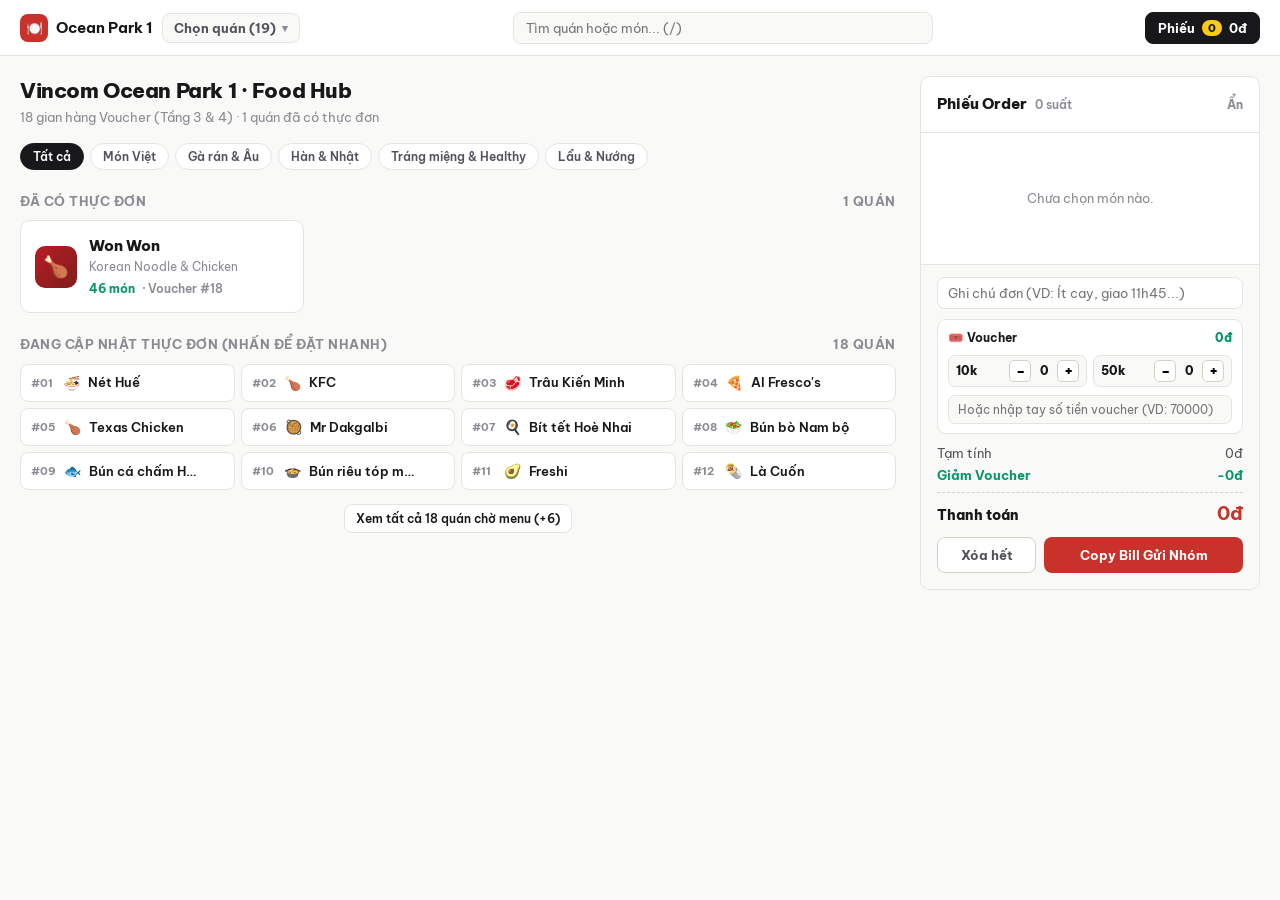
<file: index.html>
<!DOCTYPE html>
<html lang="vi">
<head>
  <meta charset="UTF-8" />
  <meta name="viewport" content="width=device-width, initial-scale=1.0" />
  <title>Ocean Park 1 · Food Hub</title>
  <meta name="description" content="Danh bạ thực đơn &amp; đặt món nhóm tại Vincom Mega Mall Ocean Park 1." />
  <link rel="preconnect" href="https://fonts.googleapis.com" />
  <link rel="preconnect" href="https://fonts.gstatic.com" crossorigin />
  <link href="https://fonts.googleapis.com/css2?family=Be+Vietnam+Pro:wght@400;500;600;700;800&display=swap" rel="stylesheet" />
  <link rel="stylesheet" href="./styles.css" />
</head>
<body>
  <!-- ==================== MINIMAL TOPBAR ==================== -->
  <header class="topbar">
    <div class="topbar-inner">
      <div class="topbar-left">
        <button class="brand-btn" id="brandHomeBtn" title="Về trang chủ">
          <span class="brand-dot" aria-hidden="true">🍽️</span>
          <strong>Ocean Park 1</strong>
        </button>

        <button class="switcher-trigger" id="switcherTriggerBtn" title="Chọn nhanh quán (Ctrl+K)">
          <span id="switcherLabel">Chọn quán</span>
          <span class="chevron">▾</span>
        </button>
      </div>

      <div class="search-wrap">
        <input
          type="text"
          id="globalSearchInput"
          class="search-input"
          placeholder="Tìm quán hoặc món... (/)"
          autocomplete="off"
        />
        <button class="clear-x" id="globalSearchClear" aria-label="Xóa tìm kiếm">✕</button>
      </div>

      <button class="cart-btn" id="openCartBtn">
        <span>Phiếu</span>
        <span class="cart-badge" id="topCartCount">0</span>
        <span class="cart-btn-total" id="topCartTotal">0đ</span>
      </button>
    </div>
  </header>

  <!-- ==================== WORKSPACE: MAIN + STICKY ORDER PANEL ==================== -->
  <div class="workspace" id="workspace">
    <main class="page" id="mainContent" aria-live="polite"></main>

    <aside class="cart-drawer" id="cartDrawer" aria-label="Phiếu order nhóm">
      <div class="cart-head">
        <div class="cart-head-left">
          <h2>Phiếu Order</h2>
          <span class="muted" id="cartSubMeta">0 suất</span>
        </div>
        <button class="link-btn" id="closeCartBtn" aria-label="Ẩn phiếu">Ẩn</button>
      </div>

      <div class="cart-body" id="cartBody"></div>

      <div class="cart-foot">
        <input
          type="text"
          id="cartNoteInput"
          class="field-input"
          placeholder="Ghi chú đơn (VD: Ít cay, giao 11h45...)"
        />

        <!-- VOUCHER WIDGET: 10k & 50k steppers + manual input -->
        <div class="voucher-box">
          <div class="voucher-head">
            <span>🎟️ Voucher</span>
            <div class="voucher-head-right">
              <span class="voucher-val" id="voucherActiveVal">0đ</span>
              <button class="link-btn" id="resetVoucherBtn" hidden>Xóa</button>
            </div>
          </div>

          <div class="voucher-steppers">
            <div class="v-stepper">
              <span class="v-denom">10k</span>
              <div class="v-ctrl">
                <button type="button" class="v-btn" data-v-denom="10000" data-v-delta="-1" aria-label="Giảm voucher 10k">−</button>
                <span class="v-qty" id="vQty10">0</span>
                <button type="button" class="v-btn" data-v-denom="10000" data-v-delta="1" aria-label="Tăng voucher 10k">+</button>
              </div>
            </div>

            <div class="v-stepper">
              <span class="v-denom">50k</span>
              <div class="v-ctrl">
                <button type="button" class="v-btn" data-v-denom="50000" data-v-delta="-1" aria-label="Giảm voucher 50k">−</button>
                <span class="v-qty" id="vQty50">0</span>
                <button type="button" class="v-btn" data-v-denom="50000" data-v-delta="1" aria-label="Tăng voucher 50k">+</button>
              </div>
            </div>
          </div>

          <input
            type="text"
            inputmode="numeric"
            id="voucherManualInput"
            class="voucher-manual"
            placeholder="Hoặc nhập tay số tiền voucher (VD: 70000)"
            autocomplete="off"
          />
        </div>

        <div class="summary-block">
          <div class="summary-line">
            <span>Tạm tính</span>
            <span id="cartSubtotalPrice">0đ</span>
          </div>
          <div class="summary-line is-discount" id="cartDiscountRow" hidden>
            <span id="cartDiscountLabel">Giảm Voucher</span>
            <span id="cartDiscountDisplay">-0đ</span>
          </div>
          <div class="summary-total">
            <span>Thanh toán</span>
            <strong id="cartTotalPrice">0đ</strong>
          </div>
        </div>

        <div class="cart-actions">
          <button class="btn-outline" id="clearCartBtn">Xóa hết</button>
          <button class="btn-primary" id="copyBillBtn">Copy Bill Gửi Nhóm</button>
        </div>
      </div>
    </aside>
  </div>

  <!-- ==================== FLOATING CART PILL (MOBILE) ==================== -->
  <button class="floating-cart-pill" id="floatingCartPill" hidden>
    <span>🧾 <strong id="fcCount">0</strong> suất · <span id="fcRests">0</span> quán</span>
    <span><strong id="fcTotal">0đ</strong> · Mở phiếu →</span>
  </button>

  <!-- ==================== QUICK RESTAURANT SWITCHER MODAL (FOR 40+ QUÁN) ==================== -->
  <div class="modal-overlay" id="switcherModal" hidden>
    <div class="switcher-dialog" role="dialog" aria-modal="true" aria-label="Chọn nhanh gian hàng">
      <div class="switcher-head">
        <input
          type="text"
          id="switcherSearchInput"
          class="switcher-search"
          placeholder="Gõ tên quán để chuyển nhanh..."
          autocomplete="off"
        />
        <button class="icon-close" id="closeSwitcherBtn" aria-label="Đóng">✕</button>
      </div>
      <div class="switcher-tabs">
        <button class="sw-tab active" data-sw-tab="all">Tất cả</button>
        <button class="sw-tab" data-sw-tab="ready">Đã có menu</button>
        <button class="sw-tab" data-sw-tab="pinned">★ Đã ghim</button>
      </div>
      <div class="switcher-list" id="switcherList"></div>
    </div>
  </div>

  <div class="drawer-backdrop" id="cartBackdrop" hidden></div>

  <div class="toast" id="toast" role="status" aria-live="polite"></div>

  <script src="./data/restaurants.js"></script>
  <script src="./app.js"></script>
</body>
</html>
</file>
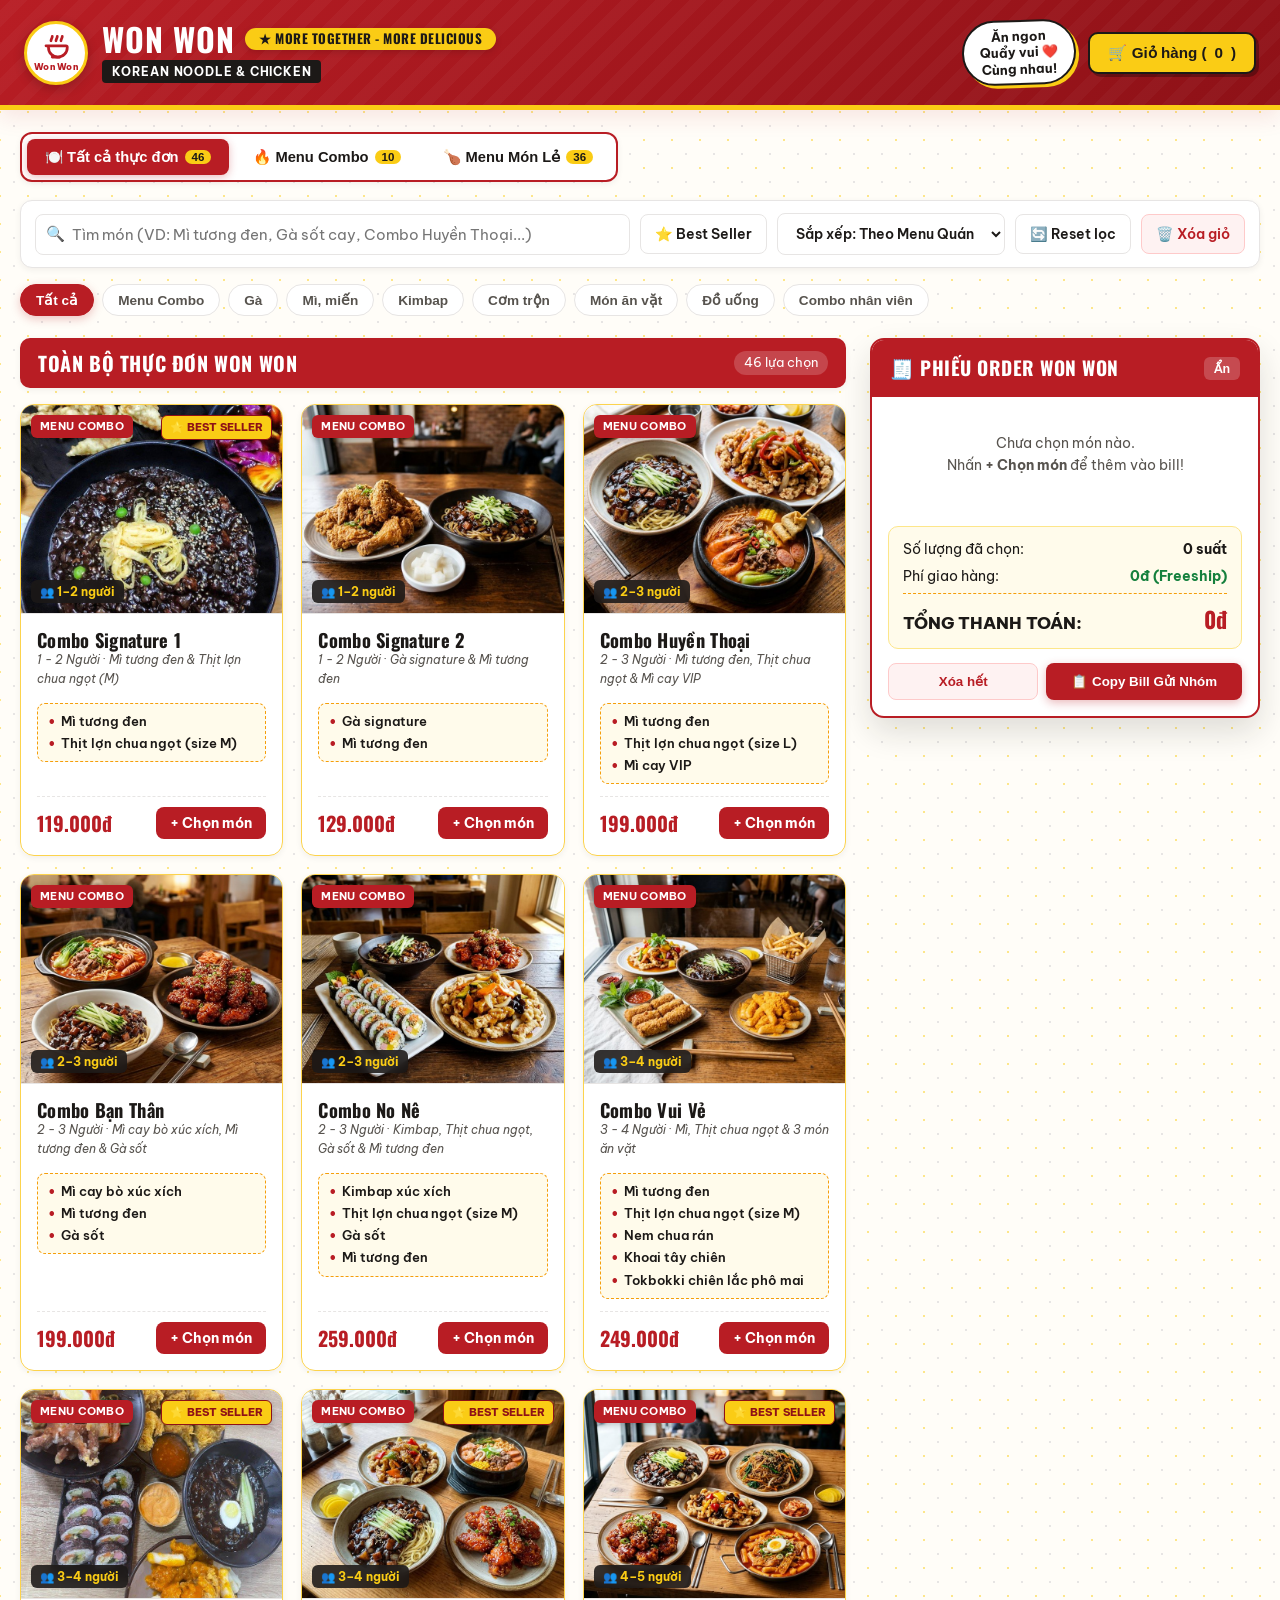
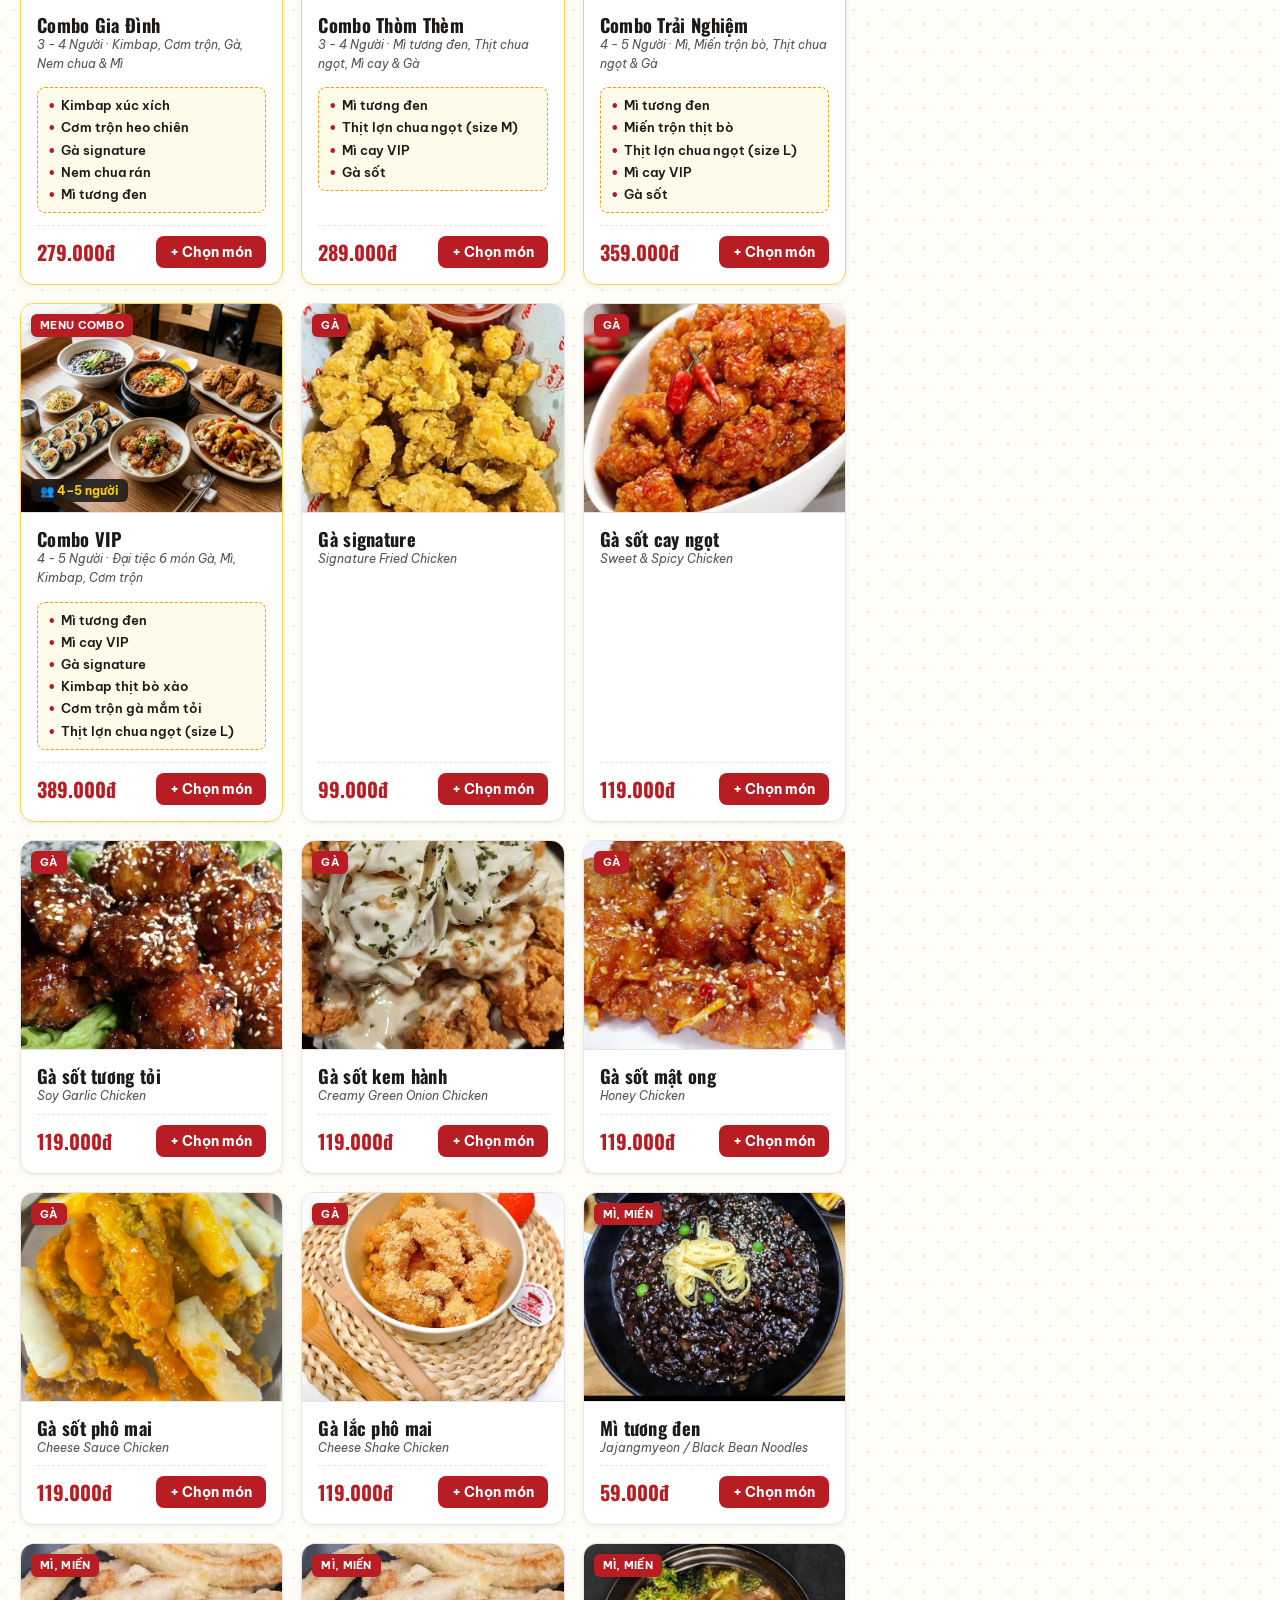
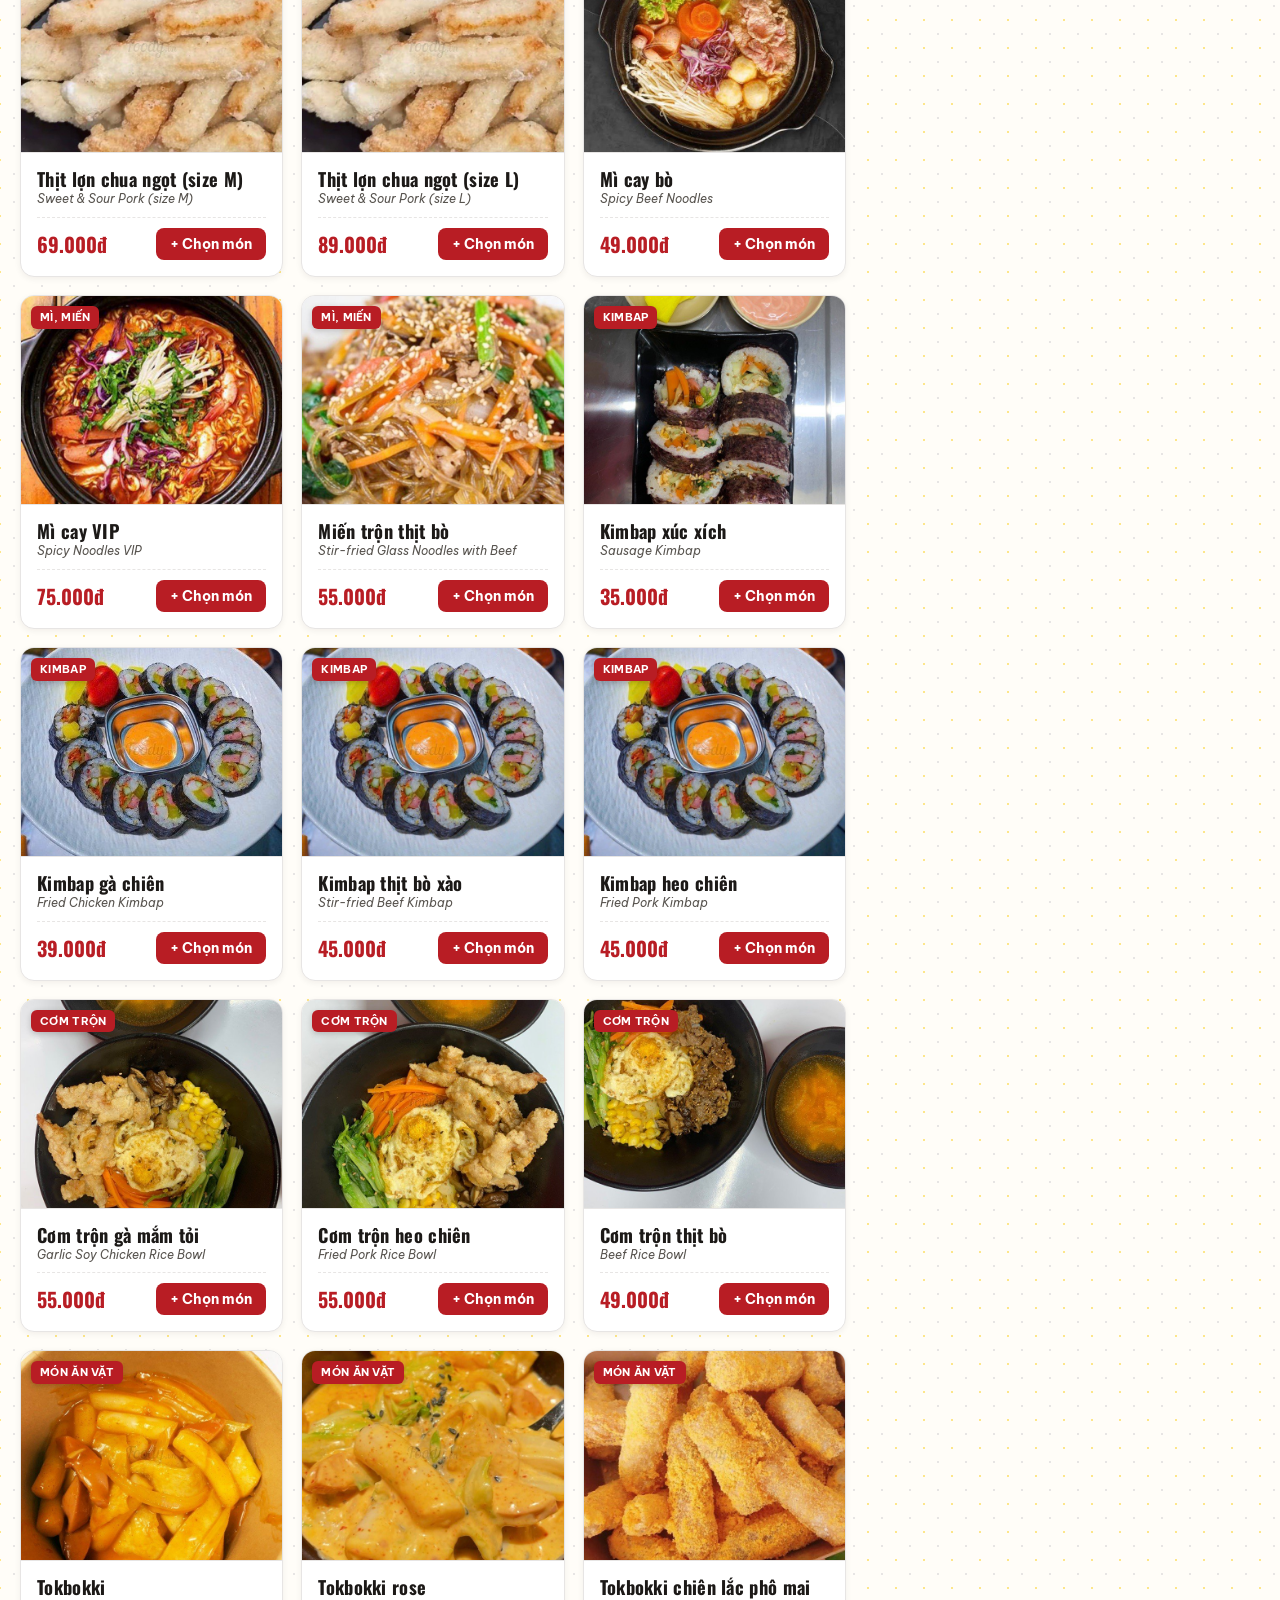
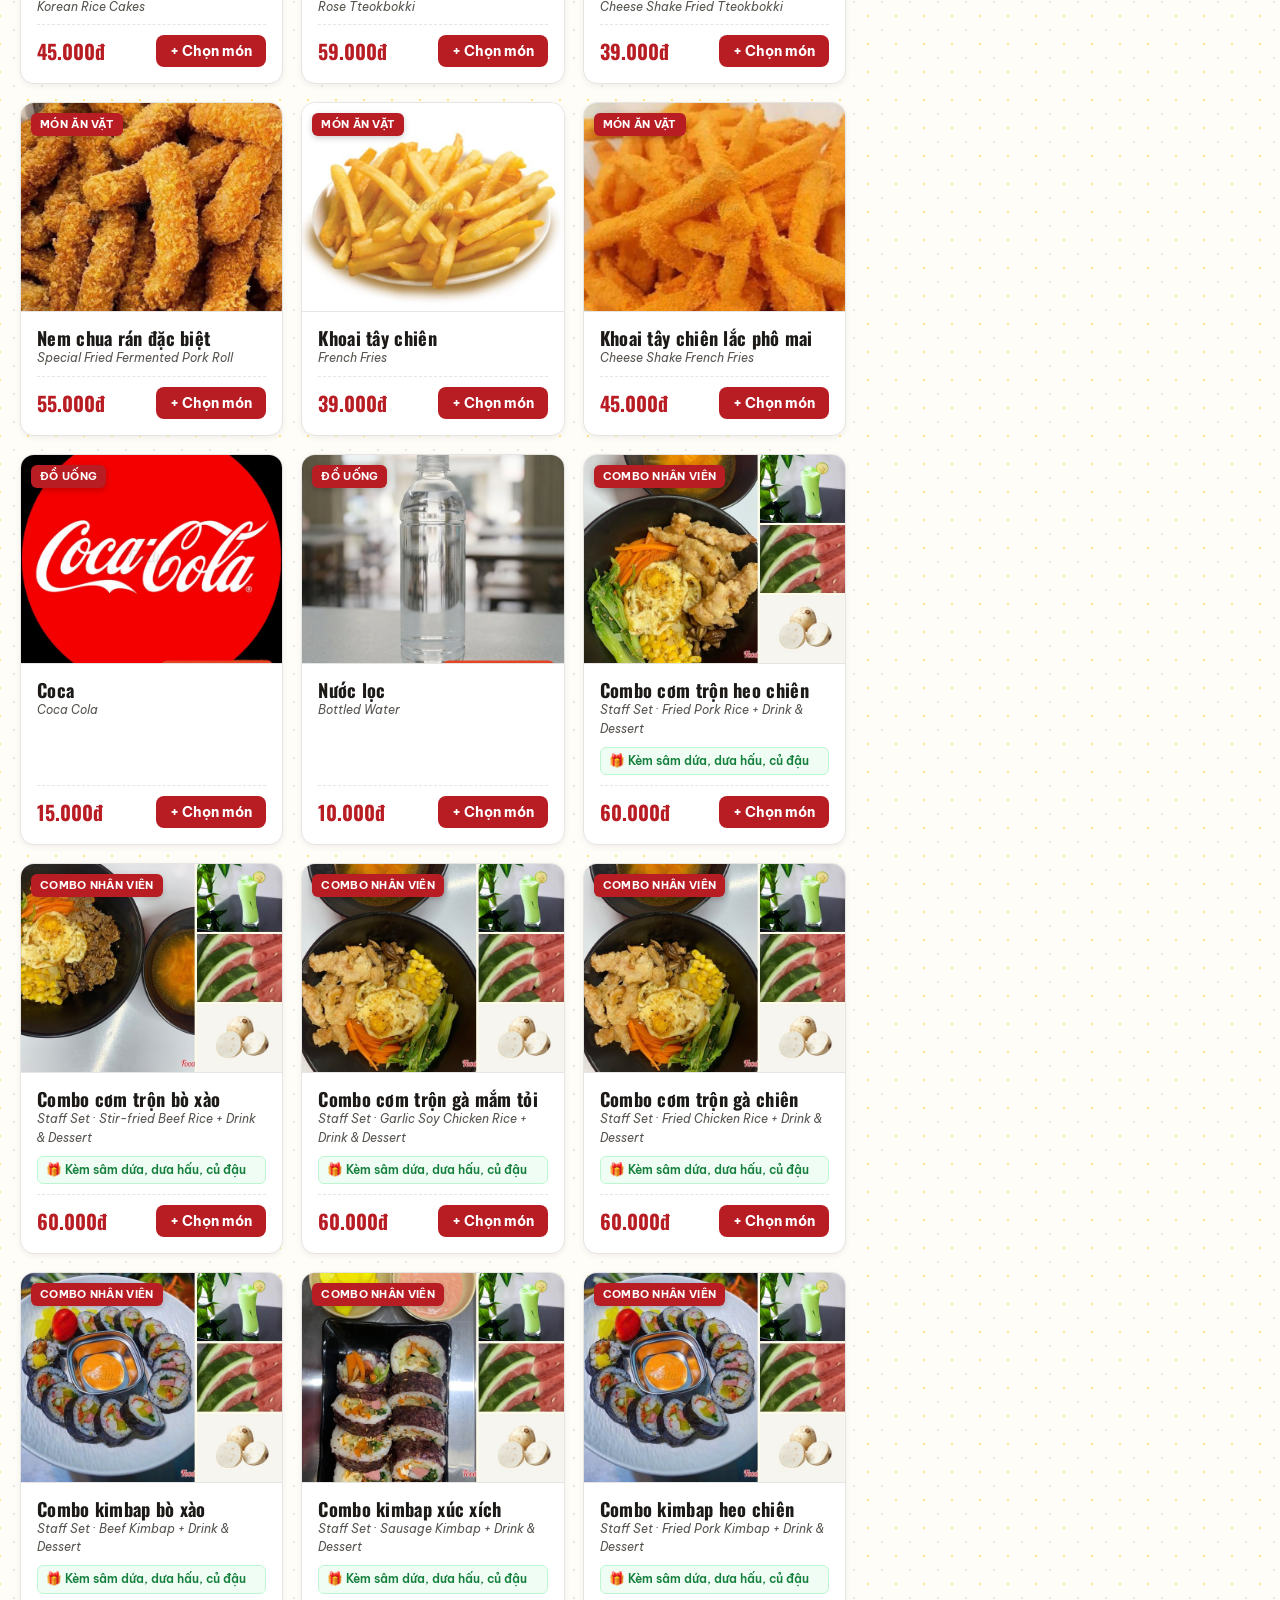
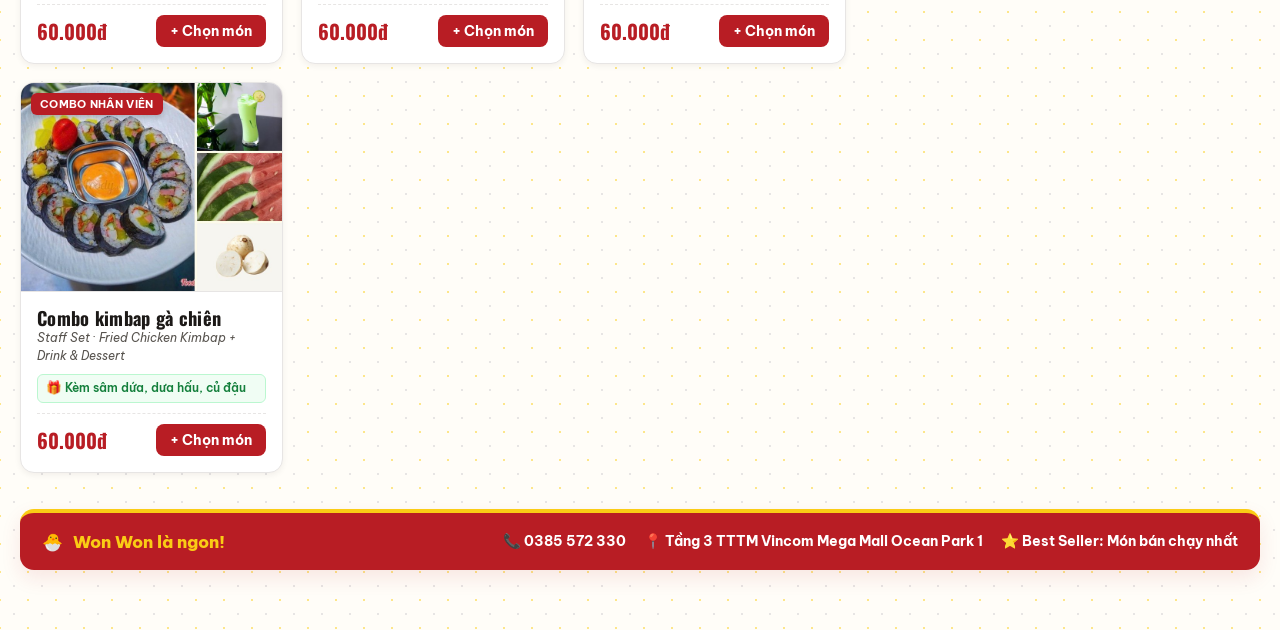
<file: won-won-official-menu-v2.html>
<!DOCTYPE html>
<html lang="vi">
<head>
  <meta charset="UTF-8" />
  <meta name="viewport" content="width=device-width, initial-scale=1.0" />
  <title>WON WON · Korean Noodle & Chicken — Menu Chính Thức & Đặt Món</title>
  <link rel="preconnect" href="https://fonts.googleapis.com">
  <link rel="preconnect" href="https://fonts.gstatic.com" crossorigin>
  <link href="https://fonts.googleapis.com/css2?family=Be+Vietnam+Pro:ital,wght@0,400;0,500;0,600;0,700;0,800;1,600&family=Oswald:wght@600;700&display=swap" rel="stylesheet">
  <style>
    :root {
      --red: #B81D24;
      --red-dark: #8E1117;
      --red-light: #FEE2E2;
      --yellow: #FACC15;
      --yellow-dark: #EAB308;
      --cream: #FFFDF8;
      --paper: #FFFFFF;
      --ink: #1C1917;
      --muted: #57534E;
      --border: #E7E5E4;
      --green: #15803D;
      --shadow-sm: 0 2px 6px rgba(28, 25, 23, 0.06);
      --shadow-md: 0 8px 20px rgba(184, 29, 36, 0.10);
      --shadow-lg: 0 14px 32px rgba(28, 25, 23, 0.14);
    }

    * { box-sizing: border-box; margin: 0; padding: 0; }

    body {
      font-family: 'Be Vietnam Pro', -apple-system, BlinkMacSystemFont, sans-serif;
      background-color: var(--cream);
      background-image:
        radial-gradient(#E7E5E4 1px, transparent 1px),
        radial-gradient(#FDE68A 1px, var(--cream) 1px);
      background-size: 28px 28px;
      background-position: 0 0, 14px 14px;
      color: var(--ink);
      line-height: 1.5;
      padding-bottom: 60px;
    }

    /* TOP BRAND BANNER */
    .brand-hero {
      background: linear-gradient(135deg, var(--red) 0%, var(--red-dark) 100%);
      color: #fff;
      border-bottom: 5px solid var(--yellow);
      box-shadow: var(--shadow-md);
      position: relative;
      overflow: hidden;
    }

    .brand-hero::before {
      content: "";
      position: absolute;
      inset: 0;
      background: repeating-linear-gradient(
        -45deg,
        rgba(255,255,255,0.03),
        rgba(255,255,255,0.03) 12px,
        transparent 12px,
        transparent 24px
      );
      pointer-events: none;
    }

    .hero-inner {
      max-width: 1280px;
      margin: 0 auto;
      padding: 20px 24px;
      display: flex;
      flex-wrap: wrap;
      align-items: center;
      justify-content: space-between;
      gap: 16px;
      position: relative;
      z-index: 1;
    }

    .logo-block {
      display: flex;
      align-items: center;
      gap: 14px;
    }

    .logo-circle {
      width: 64px;
      height: 64px;
      border-radius: 50%;
      background: #fff;
      border: 3px solid var(--yellow);
      display: flex;
      flex-direction: column;
      align-items: center;
      justify-content: center;
      color: var(--red);
      box-shadow: 0 4px 12px rgba(0,0,0,0.2);
      flex-shrink: 0;
    }

    .logo-circle svg {
      width: 30px;
      height: 30px;
    }

    .logo-circle span {
      font-size: 9px;
      font-weight: 800;
      letter-spacing: 0.3px;
      margin-top: -2px;
    }

    .brand-titles h1 {
      font-family: 'Oswald', sans-serif;
      font-size: 2rem;
      line-height: 1.05;
      letter-spacing: 1px;
      text-transform: uppercase;
      display: flex;
      align-items: center;
      gap: 10px;
      flex-wrap: wrap;
    }

    .brand-sub-pill {
      background: var(--ink);
      color: #fff;
      font-family: 'Be Vietnam Pro', sans-serif;
      font-size: 0.72rem;
      font-weight: 700;
      padding: 3px 10px;
      border-radius: 4px;
      letter-spacing: 0.8px;
      display: inline-block;
      margin-top: 4px;
    }

    .slogan-ribbon {
      background: var(--yellow);
      color: var(--ink);
      font-weight: 800;
      font-size: 0.82rem;
      padding: 4px 14px;
      border-radius: 20px;
      text-transform: uppercase;
      letter-spacing: 0.5px;
      display: inline-flex;
      align-items: center;
      gap: 6px;
      box-shadow: 0 2px 6px rgba(0,0,0,0.15);
    }

    .hero-right {
      display: flex;
      align-items: center;
      gap: 12px;
      flex-wrap: wrap;
    }

    .fun-bubble {
      background: #fff;
      color: var(--ink);
      border: 2px solid var(--ink);
      border-radius: 50px;
      padding: 6px 16px;
      font-size: 0.82rem;
      font-weight: 700;
      transform: rotate(-2deg);
      box-shadow: 3px 3px 0 var(--yellow);
      text-align: center;
      line-height: 1.25;
    }

    .cart-toggle-hero {
      background: var(--yellow);
      color: var(--ink);
      border: 2px solid var(--ink);
      padding: 10px 18px;
      border-radius: 10px;
      font-weight: 800;
      font-size: 0.95rem;
      cursor: pointer;
      display: flex;
      align-items: center;
      gap: 8px;
      box-shadow: 3px 3px 0 rgba(0,0,0,0.3);
      transition: transform 0.12s;
    }
    .cart-toggle-hero:hover {
      transform: translateY(-2px);
      background: #fde047;
    }

    /* MAIN SHELL */
    .container {
      max-width: 1280px;
      margin: 22px auto 0;
      padding: 0 20px;
    }

    /* MODE SWITCHER TABS */
    .menu-mode-bar {
      display: flex;
      flex-wrap: wrap;
      justify-content: space-between;
      align-items: center;
      gap: 12px;
      margin-bottom: 18px;
    }

    .mode-tabs {
      display: inline-flex;
      background: #fff;
      padding: 5px;
      border-radius: 12px;
      border: 2px solid var(--red);
      box-shadow: var(--shadow-sm);
      gap: 6px;
      flex-wrap: wrap;
    }

    .mode-tab {
      padding: 9px 18px;
      border-radius: 8px;
      border: none;
      background: transparent;
      font-weight: 800;
      font-size: 0.92rem;
      color: var(--ink);
      cursor: pointer;
      transition: all 0.15s;
      display: flex;
      align-items: center;
      gap: 6px;
    }
    .mode-tab:hover {
      background: var(--red-light);
      color: var(--red);
    }
    .mode-tab.active {
      background: var(--red);
      color: #fff;
      box-shadow: 0 2px 8px rgba(184, 29, 36, 0.3);
    }

    .badge-count {
      background: var(--yellow);
      color: var(--ink);
      font-size: 0.72rem;
      font-weight: 800;
      padding: 1px 7px;
      border-radius: 10px;
    }

    /* TOOLBAR */
    .toolbar {
      background: #fff;
      border: 1px solid var(--border);
      border-radius: 12px;
      padding: 12px 14px;
      display: flex;
      flex-wrap: wrap;
      gap: 10px;
      align-items: center;
      margin-bottom: 16px;
      box-shadow: var(--shadow-sm);
    }

    .search-wrap {
      flex: 1;
      min-width: 220px;
      position: relative;
    }

    .search-box {
      width: 100%;
      padding: 10px 14px 10px 36px;
      border: 1.5px solid var(--border);
      border-radius: 8px;
      font-size: 0.92rem;
      font-family: inherit;
      outline: none;
      transition: border-color 0.15s;
    }
    .search-box:focus { border-color: var(--red); }

    .search-icon {
      position: absolute;
      left: 11px;
      top: 50%;
      transform: translateY(-50%);
      color: var(--muted);
      font-size: 0.95rem;
    }

    .tool-select, .tool-btn {
      padding: 10px 14px;
      border-radius: 8px;
      border: 1.5px solid var(--border);
      background: #fff;
      font-family: inherit;
      font-size: 0.88rem;
      font-weight: 600;
      color: var(--ink);
      cursor: pointer;
      transition: all 0.15s;
    }
    .tool-select:hover, .tool-btn:hover {
      border-color: var(--red);
      color: var(--red);
    }

    .tool-btn-danger {
      background: #FEF2F2;
      border-color: #FECACA;
      color: var(--red);
    }
    .tool-btn-danger:hover {
      background: var(--red);
      color: #fff;
    }

    .tool-btn-bestseller.active {
      background: var(--yellow);
      border-color: var(--ink);
      color: var(--ink);
      font-weight: 800;
    }

    /* CATEGORY PILLS */
    .categories {
      display: flex;
      flex-wrap: wrap;
      gap: 8px;
      margin-bottom: 22px;
    }

    .cat-btn {
      padding: 7px 15px;
      border-radius: 999px;
      font-size: 0.85rem;
      font-weight: 700;
      background: #fff;
      border: 1.5px solid var(--border);
      color: var(--muted);
      cursor: pointer;
      transition: all 0.15s;
    }
    .cat-btn:hover {
      border-color: var(--red);
      color: var(--red);
    }
    .cat-btn.active {
      background: var(--red);
      color: #fff;
      border-color: var(--red);
      box-shadow: 0 3px 10px rgba(184, 29, 36, 0.25);
    }

    /* WORKSPACE LAYOUT */
    .main-grid {
      display: grid;
      grid-template-columns: 1fr 390px;
      gap: 24px;
      align-items: start;
    }

    @media (max-width: 960px) {
      .main-grid { grid-template-columns: 1fr; }
    }

    .section-header-strip {
      background: var(--red);
      color: #fff;
      padding: 10px 18px;
      border-radius: 10px;
      margin-bottom: 16px;
      display: flex;
      justify-content: space-between;
      align-items: center;
      box-shadow: var(--shadow-sm);
    }
    .section-header-strip h2 {
      font-family: 'Oswald', sans-serif;
      font-size: 1.25rem;
      letter-spacing: 0.6px;
      text-transform: uppercase;
    }
    .section-header-strip span {
      font-size: 0.82rem;
      background: rgba(255,255,255,0.18);
      padding: 2px 10px;
      border-radius: 20px;
    }

    /* MENU CARDS GRID */
    .menu-grid {
      display: grid;
      grid-template-columns: repeat(auto-fill, minmax(255px, 1fr));
      gap: 18px;
    }

    .dish-card {
      background: var(--paper);
      border: 1.5px solid var(--border);
      border-radius: 14px;
      overflow: hidden;
      display: flex;
      flex-direction: column;
      justify-content: space-between;
      position: relative;
      transition: transform 0.18s ease, box-shadow 0.18s ease, border-color 0.18s ease;
      box-shadow: var(--shadow-sm);
    }

    .dish-card:hover {
      transform: translateY(-4px);
      box-shadow: var(--shadow-lg);
      border-color: var(--red);
    }

    .dish-card.is-combo {
      border-color: #FCD34D;
      background: linear-gradient(180deg, #FFFBEB 0%, #FFFFFF 35%);
    }

    .dish-card.is-combo:hover {
      border-color: var(--red);
    }

    .bestseller-badge {
      position: absolute;
      top: 10px;
      right: 10px;
      z-index: 3;
      background: var(--yellow);
      color: var(--red-dark);
      border: 1.5px solid var(--red-dark);
      font-size: 0.7rem;
      font-weight: 800;
      padding: 3px 8px;
      border-radius: 6px;
      text-transform: uppercase;
      box-shadow: 0 2px 6px rgba(0,0,0,0.18);
      display: flex;
      align-items: center;
      gap: 4px;
    }

    .dish-img-wrap {
      position: relative;
      width: 100%;
      aspect-ratio: 5 / 4;
      background: #F5F5F4;
      overflow: hidden;
      border-bottom: 1px solid var(--border);
    }

    .dish-img {
      width: 100%;
      height: 100%;
      object-fit: cover;
      transition: transform 0.35s ease;
    }
    .dish-card:hover .dish-img {
      transform: scale(1.06);
    }

    .dish-cat-pill {
      position: absolute;
      top: 10px;
      left: 10px;
      z-index: 2;
      background: var(--red);
      color: #fff;
      font-size: 0.7rem;
      font-weight: 700;
      padding: 3px 9px;
      border-radius: 6px;
      text-transform: uppercase;
      letter-spacing: 0.3px;
      box-shadow: 0 2px 6px rgba(0,0,0,0.2);
    }

    .combo-people-pill {
      position: absolute;
      bottom: 10px;
      left: 10px;
      z-index: 2;
      background: rgba(28, 25, 23, 0.88);
      color: var(--yellow);
      font-size: 0.72rem;
      font-weight: 700;
      padding: 3px 9px;
      border-radius: 6px;
      backdrop-filter: blur(4px);
    }

    .dish-body {
      padding: 14px 16px 16px;
      display: flex;
      flex-direction: column;
      flex: 1;
    }

    .dish-name {
      font-family: 'Oswald', sans-serif;
      font-weight: 700;
      font-size: 1.15rem;
      color: var(--ink);
      letter-spacing: 0.3px;
      line-height: 1.25;
    }

    .dish-en {
      font-size: 0.78rem;
      font-style: italic;
      color: var(--muted);
      margin-bottom: 8px;
    }

    .combo-items-list {
      list-style: none;
      background: #FFFBEB;
      border: 1px dashed #F59E0B;
      border-radius: 8px;
      padding: 8px 10px;
      margin: 6px 0 12px;
      font-size: 0.8rem;
    }

    .combo-items-list li {
      position: relative;
      padding-left: 13px;
      margin-bottom: 3px;
      color: var(--ink);
      font-weight: 600;
    }
    .combo-items-list li:last-child { margin-bottom: 0; }
    .combo-items-list li::before {
      content: "•";
      color: var(--red);
      font-weight: 900;
      position: absolute;
      left: 0;
    }

    .dish-note {
      font-size: 0.78rem;
      color: var(--green);
      background: #F0FDF4;
      border: 1px solid #BBF7D0;
      padding: 4px 8px;
      border-radius: 6px;
      margin-bottom: 10px;
      font-weight: 600;
    }

    .dish-footer {
      display: flex;
      justify-content: space-between;
      align-items: center;
      margin-top: auto;
      padding-top: 10px;
      border-top: 1px dashed var(--border);
    }

    .dish-price {
      font-family: 'Oswald', sans-serif;
      font-weight: 700;
      color: var(--red);
      font-size: 1.25rem;
    }

    .add-btn {
      background: var(--red);
      color: #fff;
      border: none;
      padding: 7px 14px;
      border-radius: 8px;
      font-family: inherit;
      font-weight: 700;
      font-size: 0.85rem;
      cursor: pointer;
      transition: background 0.15s, transform 0.1s;
      display: inline-flex;
      align-items: center;
      gap: 4px;
    }
    .add-btn:hover {
      background: var(--red-dark);
      transform: scale(1.03);
    }

    /* CART PANEL */
    .cart-panel {
      background: #fff;
      border: 2px solid var(--red);
      border-radius: 14px;
      overflow: hidden;
      position: sticky;
      top: 18px;
      box-shadow: var(--shadow-lg);
    }

    .cart-panel.hidden { display: none; }

    .cart-header {
      background: var(--red);
      color: #fff;
      padding: 14px 18px;
      display: flex;
      justify-content: space-between;
      align-items: center;
    }

    .cart-header h2 {
      font-family: 'Oswald', sans-serif;
      font-size: 1.2rem;
      letter-spacing: 0.5px;
      text-transform: uppercase;
    }

    .hide-cart-btn {
      background: rgba(255,255,255,0.2);
      color: #fff;
      border: none;
      padding: 4px 10px;
      border-radius: 6px;
      font-size: 0.78rem;
      font-weight: 700;
      cursor: pointer;
    }
    .hide-cart-btn:hover { background: rgba(255,255,255,0.35); }

    .cart-items {
      max-height: 380px;
      overflow-y: auto;
      padding: 0 16px;
      margin-bottom: 14px;
    }

    .cart-empty {
      text-align: center;
      color: var(--muted);
      padding: 36px 12px;
      font-size: 0.9rem;
    }

    .cart-item {
      display: flex;
      align-items: center;
      gap: 10px;
      padding: 10px 0;
      border-bottom: 1px solid var(--border);
    }

    .cart-item-thumb {
      width: 48px;
      height: 48px;
      border-radius: 8px;
      object-fit: cover;
      flex-shrink: 0;
      border: 1px solid var(--border);
    }

    .cart-item-info { flex: 1; min-width: 0; }
    .cart-item-title {
      font-weight: 700;
      font-size: 0.9rem;
      white-space: nowrap;
      overflow: hidden;
      text-overflow: ellipsis;
    }
    .cart-item-sub {
      font-size: 0.8rem;
      color: var(--muted);
    }

    .qty-controls {
      display: flex;
      align-items: center;
      gap: 4px;
    }

    .qty-btn {
      width: 26px;
      height: 26px;
      border-radius: 6px;
      border: 1px solid var(--border);
      background: #F5F5F4;
      font-weight: 800;
      cursor: pointer;
    }
    .qty-btn:hover {
      background: var(--red);
      color: #fff;
      border-color: var(--red);
    }

    .remove-btn {
      background: none;
      border: none;
      color: var(--red);
      font-weight: 800;
      padding: 4px 6px;
      cursor: pointer;
      font-size: 0.9rem;
    }

    .cart-summary {
      background: #FFFBEB;
      border: 1.5px solid #FDE68A;
      border-radius: 10px;
      padding: 12px 14px;
      margin: 0 16px 14px;
    }

    .summary-row {
      display: flex;
      justify-content: space-between;
      font-size: 0.88rem;
      margin-bottom: 6px;
    }

    .summary-total {
      display: flex;
      justify-content: space-between;
      align-items: baseline;
      border-top: 1.5px dashed #F59E0B;
      padding-top: 8px;
      margin-top: 6px;
      font-weight: 800;
      font-size: 1.05rem;
    }

    .summary-total span:last-child {
      font-family: 'Oswald', sans-serif;
      font-size: 1.4rem;
      color: var(--red);
    }

    .cart-actions {
      display: grid;
      grid-template-columns: 1fr 1.3fr;
      gap: 8px;
      padding: 0 16px 16px;
    }

    .btn-clear {
      padding: 10px;
      border-radius: 8px;
      border: 1.5px solid #FECACA;
      background: #FEF2F2;
      color: var(--red);
      font-weight: 700;
      cursor: pointer;
    }
    .btn-clear:hover {
      background: var(--red);
      color: #fff;
    }

    .btn-copy {
      padding: 10px;
      border-radius: 8px;
      border: none;
      background: var(--red);
      color: #fff;
      font-weight: 800;
      cursor: pointer;
      box-shadow: 0 3px 10px rgba(184, 29, 36, 0.3);
    }
    .btn-copy:hover { background: var(--red-dark); }

    /* BRAND FOOTER */
    .brand-footer {
      max-width: 1280px;
      margin: 36px auto 0;
      padding: 0 20px;
    }

    .footer-banner {
      background: var(--red);
      color: #fff;
      border-radius: 14px;
      padding: 16px 22px;
      display: flex;
      flex-wrap: wrap;
      align-items: center;
      justify-content: space-between;
      gap: 14px;
      border-top: 4px solid var(--yellow);
      box-shadow: var(--shadow-md);
    }

    .footer-mascot {
      display: flex;
      align-items: center;
      gap: 10px;
      font-weight: 800;
      font-size: 1.05rem;
      color: var(--yellow);
    }

    .footer-info {
      display: flex;
      flex-wrap: wrap;
      gap: 18px;
      font-size: 0.9rem;
      font-weight: 700;
    }

    .footer-info div {
      display: flex;
      align-items: center;
      gap: 6px;
    }

    .toast {
      position: fixed;
      bottom: 22px;
      right: 22px;
      background: var(--ink);
      color: var(--yellow);
      border: 1.5px solid var(--yellow);
      padding: 12px 18px;
      border-radius: 10px;
      font-size: 0.9rem;
      font-weight: 700;
      opacity: 0;
      pointer-events: none;
      transition: opacity 0.22s, transform 0.22s;
      transform: translateY(8px);
      z-index: 200;
      box-shadow: var(--shadow-lg);
    }
    .toast.show {
      opacity: 1;
      transform: translateY(0);
    }
  </style>
</head>
<body>

  <!-- OFFICIAL WON WON HEADER -->
  <header class="brand-hero">
    <div class="hero-inner">
      <div class="logo-block">
        <div class="logo-circle" aria-hidden="true">
          <svg viewBox="0 0 24 24" fill="none" stroke="currentColor" stroke-width="2.2" stroke-linecap="round" stroke-linejoin="round">
            <path d="M4 11h16a1 1 0 0 1 1 1v.5a7.5 7.5 0 0 1-15 0V12a1 1 0 0 1 1-1Z"/>
            <path d="M8 7c0-1.5 1-2 1-3.5"/>
            <path d="M12 7c0-1.5 1-2 1-3.5"/>
            <path d="M16 7c0-1.5 1-2 1-3.5"/>
            <path d="M9 20h6"/>
          </svg>
          <span>Won Won</span>
        </div>
        <div class="brand-titles">
          <h1>WON WON <span class="slogan-ribbon">★ More Together - More Delicious</span></h1>
          <span class="brand-sub-pill">KOREAN NOODLE &amp; CHICKEN</span>
        </div>
      </div>

      <div class="hero-right">
        <div class="fun-bubble">
          Ăn ngon<br>Quẩy vui ❤️<br>Cùng nhau!
        </div>
        <button id="toggleCartBtn" class="cart-toggle-hero">
          🛒 Giỏ hàng (<span id="topCartCount">0</span>)
        </button>
      </div>
    </div>
  </header>

  <main class="container">
    <!-- MODE TABS: TẤT CẢ / MENU COMBO / MENU MÓN LẺ -->
    <div class="menu-mode-bar">
      <div class="mode-tabs" role="tablist">
        <button class="mode-tab active" data-mode="all" onclick="setMenuMode('all')">
          🍽️ Tất cả thực đơn <span class="badge-count" id="countAll">46</span>
        </button>
        <button class="mode-tab" data-mode="combo" onclick="setMenuMode('combo')">
          🔥 Menu Combo <span class="badge-count" id="countCombo">10</span>
        </button>
        <button class="mode-tab" data-mode="single" onclick="setMenuMode('single')">
          🍗 Menu Món Lẻ <span class="badge-count" id="countSingle">36</span>
        </button>
      </div>
    </div>

    <!-- FILTER & SORT TOOLBAR -->
    <div class="toolbar">
      <div class="search-wrap">
        <span class="search-icon">🔍</span>
        <input type="text" id="searchInput" class="search-box" placeholder="Tìm món (VD: Mì tương đen, Gà sốt cay, Combo Huyền Thoại...)" />
      </div>

      <button id="bestSellerBtn" class="tool-btn tool-btn-bestseller">
        ⭐ Best Seller
      </button>

      <select id="sortSelect" class="tool-select" aria-label="Sắp xếp thực đơn">
        <option value="default">Sắp xếp: Theo Menu Quán</option>
        <option value="price-asc">Giá: Thấp → Cao</option>
        <option value="price-desc">Giá: Cao → Thấp</option>
        <option value="name-asc">Tên: A → Z</option>
        <option value="name-desc">Tên: Z → A</option>
      </select>

      <button id="resetFilterBtn" class="tool-btn">🔄 Reset lọc</button>
      <button id="clearCartTopBtn" class="tool-btn tool-btn-danger">🗑️ Xóa giỏ</button>
    </div>

    <!-- CATEGORY PILLS -->
    <div class="categories" id="categoryContainer"></div>

    <!-- MAIN CONTENT GRID -->
    <div class="main-grid" id="mainGrid">
      <div>
        <div class="section-header-strip">
          <h2 id="currentSectionTitle">TOÀN BỘ THỰC ĐƠN WON WON</h2>
          <span id="visibleDishCount">46 món</span>
        </div>
        <div class="menu-grid" id="menuGrid"></div>
      </div>

      <!-- STICKY ORDER CART -->
      <aside class="cart-panel" id="cartPanel">
        <div class="cart-header">
          <h2>🧾 Phiếu Order Won Won</h2>
          <button id="closeCartBtn" class="hide-cart-btn">Ẩn</button>
        </div>
        <div class="cart-items" id="cartItems">
          <div class="cart-empty">Chưa chọn món nào.<br>Nhấn <b>+ Chọn món</b> để thêm vào bill!</div>
        </div>
        <div class="cart-summary">
          <div class="summary-row">
            <span>Số lượng đã chọn:</span>
            <strong id="totalQty">0 suất</strong>
          </div>
          <div class="summary-row">
            <span>Phí giao hàng:</span>
            <strong style="color: var(--green);">0đ (Freeship)</strong>
          </div>
          <div class="summary-total">
            <span>TỔNG THANH TOÁN:</span>
            <span id="totalPrice">0đ</span>
          </div>
        </div>
        <div class="cart-actions">
          <button id="clearCartBtn" class="btn-clear">Xóa hết</button>
          <button id="copyOrderBtn" class="btn-copy">📋 Copy Bill Gửi Nhóm</button>
        </div>
      </aside>
    </div>
  </main>

  <!-- OFFICIAL WON WON FOOTER -->
  <footer class="brand-footer">
    <div class="footer-banner">
      <div class="footer-mascot">
        🐣 <span>Won Won là ngon!</span>
      </div>
      <div class="footer-info">
        <div>📞 0385 572 330</div>
        <div>📍 Tầng 3 TTTM Vincom Mega Mall Ocean Park 1</div>
        <div>⭐ Best Seller: Món bán chạy nhất</div>
      </div>
    </div>
  </footer>

  <div class="toast" id="toast">Đã cập nhật!</div>

  <script>
    const makeIllustratedSvg = (title, subtitle, emoji, bg1, bg2) => {
      const svg = `<svg xmlns="http://www.w3.org/2000/svg" width="500" height="320" viewBox="0 0 500 320">
        <defs>
          <linearGradient id="bg" x1="0" y1="0" x2="1" y2="1">
            <stop offset="0%" stop-color="${bg1}"/>
            <stop offset="100%" stop-color="${bg2}"/>
          </linearGradient>
          <pattern id="dots" width="20" height="20" patternUnits="userSpaceOnUse">
            <circle cx="3" cy="3" r="1.5" fill="rgba(255,255,255,0.16)"/>
          </pattern>
        </defs>
        <rect width="500" height="320" fill="url(#bg)"/>
        <rect width="500" height="320" fill="url(#dots)"/>
        <circle cx="250" cy="128" r="76" fill="rgba(255,255,255,0.22)" stroke="#FACC15" stroke-width="3"/>
        <text x="250" y="152" font-size="82" text-anchor="middle">${emoji}</text>
        <rect x="36" y="224" width="428" height="68" rx="12" fill="rgba(28,25,23,0.78)"/>
        <text x="250" y="254" font-family="sans-serif" font-size="20" font-weight="800" fill="#FACC15" text-anchor="middle">${title}</text>
        <text x="250" y="278" font-family="sans-serif" font-size="13" font-weight="600" fill="#FFFFFF" text-anchor="middle">${subtitle}</text>
      </svg>`;
      return "data:image/svg+xml;charset=UTF-8," + encodeURIComponent(svg);
    };

    // 46 MÓN CHÍNH THỨC WON WON — ẢNH THẬT TỪ SHOPEEFOOD WON WON / CÔ HAN, ẢNH COMBO CHUẨN MÓN & BỘ COMBO NHÂN VIÊN KÈM SÂM DỨA, DƯA HẤU, CỦ ĐẬU
    const MENU_DATA = [
      // ================= MENU COMBO CHÍNH THỨC (10 COMBO) =================
      {
        id: 101,
        section: "combo",
        category: "Menu Combo",
        name: "Combo Signature 1",
        en: "1 - 2 Người · Mì tương đen & Thịt lợn chua ngọt (M)",
        people: "1–2 người",
        bestSeller: true,
        price: 119000,
        items: ["Mì tương đen", "Thịt lợn chua ngọt (size M)"],
        // Ảnh chính thức Won Won trên ShopeeFood
        img: "./images/combo-101-signature-1.jpg",
        fallback: makeIllustratedSvg("COMBO SIGNATURE 1", "Mì tương đen + Thịt lợn chua ngọt (M)", "🍜🍖", "#B81D24", "#7F1D1D")
      },
      {
        id: 102,
        section: "combo",
        category: "Menu Combo",
        name: "Combo Signature 2",
        en: "1 - 2 Người · Gà signature & Mì tương đen",
        people: "1–2 người",
        bestSeller: false,
        price: 129000,
        items: ["Gà signature", "Mì tương đen"],
        // Gà signature giòn + Mì tương đen
        img: "./images/combo-102-signature-2.jpg",
        fallback: makeIllustratedSvg("COMBO SIGNATURE 2", "Gà signature + Mì tương đen", "🍗🍜", "#C2410C", "#7C2D12")
      },
      {
        id: 103,
        section: "combo",
        category: "Menu Combo",
        name: "Combo Huyền Thoại",
        en: "2 - 3 Người · Mì tương đen, Thịt chua ngọt & Mì cay VIP",
        people: "2–3 người",
        bestSeller: false,
        price: 199000,
        items: ["Mì tương đen", "Thịt lợn chua ngọt (size L)", "Mì cay VIP"],
        // Mì tương đen + Thịt chua ngọt + Mì cay VIP
        img: "./images/combo-103-huyen-thoai.jpg",
        fallback: makeIllustratedSvg("COMBO HUYỀN THOẠI", "Mì tương đen + Thịt chua ngọt (L) + Mì cay VIP", "🍲🍜", "#DC2626", "#991B1B")
      },
      {
        id: 104,
        section: "combo",
        category: "Menu Combo",
        name: "Combo Bạn Thân",
        en: "2 - 3 Người · Mì cay bò xúc xích, Mì tương đen & Gà sốt",
        people: "2–3 người",
        bestSeller: false,
        price: 199000,
        items: ["Mì cay bò xúc xích", "Mì tương đen", "Gà sốt"],
        // Mì cay bò xúc xích + Mì tương đen + Gà sốt
        img: "./images/combo-104-ban-than.jpg",
        fallback: makeIllustratedSvg("COMBO BẠN THÂN", "Mì cay bò xúc xích + Mì tương đen + Gà sốt", "🌶️🍗", "#D97706", "#92400E")
      },
      {
        id: 105,
        section: "combo",
        category: "Menu Combo",
        name: "Combo No Nê",
        en: "2 - 3 Người · Kimbap, Thịt chua ngọt, Gà sốt & Mì tương đen",
        people: "2–3 người",
        bestSeller: false,
        price: 259000,
        items: ["Kimbap xúc xích", "Thịt lợn chua ngọt (size M)", "Gà sốt", "Mì tương đen"],
        // Kimbap xúc xích + Thịt chua ngọt + Gà sốt + Mì tương đen
        img: "./images/combo-105-no-ne.jpg",
        fallback: makeIllustratedSvg("COMBO NO NÊ", "Kimbap + Thịt chua ngọt + Gà sốt + Mì tương đen", "🍙🍗", "#B45309", "#78350F")
      },
      {
        id: 106,
        section: "combo",
        category: "Menu Combo",
        name: "Combo Vui Vẻ",
        en: "3 - 4 Người · Mì, Thịt chua ngọt & 3 món ăn vặt",
        people: "3–4 người",
        bestSeller: false,
        price: 249000,
        items: ["Mì tương đen", "Thịt lợn chua ngọt (size M)", "Nem chua rán", "Khoai tây chiên", "Tokbokki chiên lắc phô mai"],
        // Mì tương đen + Thịt chua ngọt + Nem chua rán + Khoai tây chiên + Tokbokki chiên lắc phô mai
        img: "./images/combo-106-vui-ve.jpg",
        fallback: makeIllustratedSvg("COMBO VUI VẺ", "5 món ăn vặt & mì Hàn Quốc cho nhóm 3-4 người", "🍢🍟", "#E11D48", "#881337")
      },
      {
        id: 107,
        section: "combo",
        category: "Menu Combo",
        name: "Combo Gia Đình",
        en: "3 - 4 Người · Kimbap, Cơm trộn, Gà, Nem chua & Mì",
        people: "3–4 người",
        bestSeller: true,
        price: 279000,
        items: ["Kimbap xúc xích", "Cơm trộn heo chiên", "Gà signature", "Nem chua rán", "Mì tương đen"],
        // Ảnh chính thức Won Won trên ShopeeFood
        img: "./images/combo-107-gia-dinh.jpg",
        fallback: makeIllustratedSvg("COMBO GIA ĐÌNH", "Kimbap + Cơm trộn + Gà + Nem chua + Mì tương đen", "🍚🍗", "#B81D24", "#7F1D1D")
      },
      {
        id: 108,
        section: "combo",
        category: "Menu Combo",
        name: "Combo Thòm Thèm",
        en: "3 - 4 Người · Mì tương đen, Thịt chua ngọt, Mì cay & Gà",
        people: "3–4 người",
        bestSeller: true,
        price: 289000,
        items: ["Mì tương đen", "Thịt lợn chua ngọt (size M)", "Mì cay VIP", "Gà sốt"],
        // Mì tương đen + Thịt chua ngọt + Mì cay VIP + Gà sốt
        img: "./images/combo-108-thom-them.jpg",
        fallback: makeIllustratedSvg("COMBO THÒM THÈM", "Mì tương đen + Thịt chua ngọt + Mì cay VIP + Gà sốt", "🔥🍗", "#991B1B", "#450A0A")
      },
      {
        id: 109,
        section: "combo",
        category: "Menu Combo",
        name: "Combo Trải Nghiệm",
        en: "4 - 5 Người · Mì, Miến trộn bò, Thịt chua ngọt & Gà",
        people: "4–5 người",
        bestSeller: true,
        price: 359000,
        items: ["Mì tương đen", "Miến trộn thịt bò", "Thịt lợn chua ngọt (size L)", "Mì cay VIP", "Gà sốt"],
        // Đại tiệc 5 món đặc trưng Won Won
        img: "./images/combo-109-trai-nghiem.jpg",
        fallback: makeIllustratedSvg("COMBO TRẢI NGHIỆM", "Đại tiệc 5 món đặc trưng Won Won (4-5 người)", "🎉🍜", "#B81D24", "#881337")
      },
      {
        id: 110,
        section: "combo",
        category: "Menu Combo",
        name: "Combo VIP",
        en: "4 - 5 Người · Đại tiệc 6 món Gà, Mì, Kimbap, Cơm trộn",
        people: "4–5 người",
        bestSeller: false,
        price: 389000,
        items: ["Mì tương đen", "Mì cay VIP", "Gà signature", "Kimbap thịt bò xào", "Cơm trộn gà mắm tỏi", "Thịt lợn chua ngọt (size L)"],
        // Đại tiệc 6 món VIP
        img: "./images/combo-110-vip.jpg",
        fallback: makeIllustratedSvg("COMBO VIP 6 MÓN", "Đại tiệc đầy đủ Gà, Mì, Kimbap, Cơm trộn (4-5 người)", "👑🍱", "#9A3412", "#431407")
      },

      // ================= MENU MÓN LẺ CHÍNH THỨC (36 MÓN) =================
      // 1. GÀ (7 món - Ảnh chính thức Won Won & Cô Han ShopeeFood)
      {
        id: 1, section: "single", category: "Gà", name: "Gà signature", en: "Signature Fried Chicken", price: 99000,
        img: "./images/dish-01-ga-signature.jpg",
        fallback: makeIllustratedSvg("GÀ SIGNATURE", "Signature Fried Chicken · Giòn rụm nguyên bản", "🍗", "#D97706", "#78350F")
      },
      {
        id: 2, section: "single", category: "Gà", name: "Gà sốt cay ngọt", en: "Sweet & Spicy Chicken", price: 119000,
        img: "./images/dish-02-ga-sot-cay-ngot.jpg",
        fallback: makeIllustratedSvg("GÀ SỐT CAY NGỌT", "Sweet & Spicy Korean Fried Chicken", "🌶️🍗", "#DC2626", "#7F1D1D")
      },
      {
        id: 3, section: "single", category: "Gà", name: "Gà sốt tương tỏi", en: "Soy Garlic Chicken", price: 119000,
        img: "./images/dish-03-ga-sot-tuong-toi.jpg",
        fallback: makeIllustratedSvg("GÀ SỐT TƯƠNG TỎI", "Soy Garlic Chicken · Đậm đà thơm tỏi", "🧄🍗", "#92400E", "#451A03")
      },
      {
        id: 4, section: "single", category: "Gà", name: "Gà sốt kem hành", en: "Creamy Green Onion Chicken", price: 119000,
        img: "./images/dish-04-ga-sot-kem-hanh.jpg",
        fallback: makeIllustratedSvg("GÀ SỐT KEM HÀNH", "Creamy Green Onion Chicken", "🧅🍗", "#4D7C0F", "#1A2E05")
      },
      {
        id: 5, section: "single", category: "Gà", name: "Gà sốt mật ong", en: "Honey Chicken", price: 119000,
        img: "./images/dish-05-ga-sot-mat-ong.jpg",
        fallback: makeIllustratedSvg("GÀ SỐT MẬT ONG", "Honey Glazed Fried Chicken", "🍯🍗", "#EAB308", "#854D0E")
      },
      {
        id: 6, section: "single", category: "Gà", name: "Gà sốt phô mai", en: "Cheese Sauce Chicken", price: 119000,
        img: "./images/dish-06-ga-sot-pho-mai.jpg",
        fallback: makeIllustratedSvg("GÀ SỐT PHÔ MAI", "Cheese Sauce Korean Chicken", "🧀🍗", "#F59E0B", "#9A3412")
      },
      {
        id: 7, section: "single", category: "Gà", name: "Gà lắc phô mai", en: "Cheese Shake Chicken", price: 119000,
        img: "./images/dish-07-ga-lac-pho-mai.jpg",
        fallback: makeIllustratedSvg("GÀ LẮC PHÔ MAI", "Cheese Shake Crispy Chicken", "✨🍗", "#CA8A04", "#713F12")
      },

      // 2. MÌ, MIẾN (6 món - Ảnh chính thức Won Won ShopeeFood)
      {
        id: 8, section: "single", category: "Mì, miến", name: "Mì tương đen", en: "Jajangmyeon / Black Bean Noodles", price: 59000,
        img: "./images/dish-08-mi-tuong-den.jpg",
        fallback: makeIllustratedSvg("MÌ TƯƠNG ĐEN", "Jajangmyeon · Black Bean Noodles", "🍜", "#292524", "#0C0A09")
      },
      {
        id: 9, section: "single", category: "Mì, miến", name: "Thịt lợn chua ngọt (size M)", en: "Sweet & Sour Pork (size M)", price: 69000,
        img: "./images/dish-09-thit-lon-chua-ngot-m.jpg",
        fallback: makeIllustratedSvg("THỊT LỢN CHUA NGỌT (M)", "Tangsuyuk · Sweet & Sour Pork (M)", "🍖", "#EA580C", "#7C2D12")
      },
      {
        id: 10, section: "single", category: "Mì, miến", name: "Thịt lợn chua ngọt (size L)", en: "Sweet & Sour Pork (size L)", price: 89000,
        img: "./images/dish-10-thit-lon-chua-ngot-l.jpg",
        fallback: makeIllustratedSvg("THỊT LỢN CHUA NGỌT (L)", "Tangsuyuk · Sweet & Sour Pork (L)", "🥩", "#C2410C", "#431407")
      },
      {
        id: 11, section: "single", category: "Mì, miến", name: "Mì cay bò", en: "Spicy Beef Noodles", price: 49000,
        img: "./images/dish-11-mi-cay-bo.jpg",
        fallback: makeIllustratedSvg("MÌ CAY BÒ", "Spicy Korean Beef Noodles", "🍲", "#DC2626", "#7F1D1D")
      },
      {
        id: 12, section: "single", category: "Mì, miến", name: "Mì cay VIP", en: "Spicy Noodles VIP", price: 75000,
        img: "./images/dish-12-mi-cay-vip.jpg",
        fallback: makeIllustratedSvg("MÌ CAY VIP", "Spicy Seafood & Beef Noodles VIP", "🔥🍜", "#991B1B", "#450A0A")
      },
      {
        id: 13, section: "single", category: "Mì, miến", name: "Miến trộn thịt bò", en: "Stir-fried Glass Noodles with Beef", price: 55000,
        img: "./images/dish-13-mien-tron-thit-bo.jpg",
        fallback: makeIllustratedSvg("MIẾN TRỘN THỊT BÒ", "Japchae · Stir-fried Glass Noodles with Beef", "🍝", "#B45309", "#451A03")
      },

      // 3. KIMBAP (4 món - Ảnh chính thức Won Won ShopeeFood)
      {
        id: 14, section: "single", category: "Kimbap", name: "Kimbap xúc xích", en: "Sausage Kimbap", price: 35000,
        img: "./images/dish-14-kimbap-xuc-xich.jpg",
        fallback: makeIllustratedSvg("KIMBAP XÚC XÍCH", "Sausage Korean Seaweed Rice Roll", "🍙", "#15803D", "#052E16")
      },
      {
        id: 15, section: "single", category: "Kimbap", name: "Kimbap gà chiên", en: "Fried Chicken Kimbap", price: 39000,
        img: "./images/dish-15-kimbap-ga-chien.jpg",
        fallback: makeIllustratedSvg("KIMBAP GÀ CHIÊN", "Crispy Fried Chicken Kimbap", "🍣", "#047857", "#064E3B")
      },
      {
        id: 16, section: "single", category: "Kimbap", name: "Kimbap thịt bò xào", en: "Stir-fried Beef Kimbap", price: 45000,
        img: "./images/dish-16-kimbap-thit-bo-xao.jpg",
        fallback: makeIllustratedSvg("KIMBAP THỊT BÒ XÀO", "Bulgogi Stir-fried Beef Kimbap", "🥩🍙", "#0F766E", "#134E4A")
      },
      {
        id: 17, section: "single", category: "Kimbap", name: "Kimbap heo chiên", en: "Fried Pork Kimbap", price: 45000,
        img: "./images/dish-17-kimbap-heo-chien.jpg",
        fallback: makeIllustratedSvg("KIMBAP HEO CHIÊN", "Tonkatsu Fried Pork Kimbap", "🥓🍙", "#166534", "#052E16")
      },

      // 4. CƠM TRỘN (3 món - Ảnh chính thức Won Won ShopeeFood)
      {
        id: 18, section: "single", category: "Cơm trộn", name: "Cơm trộn gà mắm tỏi", en: "Garlic Soy Chicken Rice Bowl", price: 55000,
        img: "./images/dish-18-com-tron-ga-mam-toi.jpg",
        fallback: makeIllustratedSvg("CƠM TRỘN GÀ MẮM TỎI", "Garlic Soy Chicken Rice Bowl", "🍚🍗", "#BE123C", "#4C0519")
      },
      {
        id: 19, section: "single", category: "Cơm trộn", name: "Cơm trộn heo chiên", en: "Fried Pork Rice Bowl", price: 55000,
        img: "./images/dish-19-com-tron-heo-chien.jpg",
        fallback: makeIllustratedSvg("CƠM TRỘN HEO CHIÊN", "Crispy Fried Pork Rice Bowl", "🍚🥓", "#9F1239", "#4C0519")
      },
      {
        id: 20, section: "single", category: "Cơm trộn", name: "Cơm trộn thịt bò", en: "Beef Rice Bowl", price: 49000,
        img: "./images/dish-20-com-tron-thit-bo.jpg",
        fallback: makeIllustratedSvg("CƠM TRỘN THỊT BÒ", "Korean Beef Bibimbap Rice Bowl", "🍚🥩", "#881337", "#3B0712")
      },

      // 5. MÓN ĂN VẶT (6 món - Ảnh chính thức Won Won ShopeeFood)
      {
        id: 21, section: "single", category: "Món ăn vặt", name: "Tokbokki", en: "Korean Rice Cakes", price: 45000,
        img: "./images/dish-21-tokbokki.jpg",
        fallback: makeIllustratedSvg("TOKBOKKI", "Spicy Korean Rice Cakes", "🍢", "#E11D48", "#881337")
      },
      {
        id: 22, section: "single", category: "Món ăn vặt", name: "Tokbokki rose", en: "Rose Tteokbokki", price: 59000,
        img: "./images/dish-22-tokbokki-rose.jpg",
        fallback: makeIllustratedSvg("TOKBOKKI ROSE", "Creamy Spicy Rose Tteokbokki", "🍥", "#F43F5E", "#9F1239")
      },
      {
        id: 23, section: "single", category: "Món ăn vặt", name: "Tokbokki chiên lắc phô mai", en: "Cheese Shake Fried Tteokbokki", price: 39000,
        img: "./images/dish-23-tokbokki-chien-lac-pho-mai.jpg",
        fallback: makeIllustratedSvg("TOKBOKKI CHIÊN PHÔ MAI", "Cheese Shake Fried Tteokbokki", "🧀🍢", "#D97706", "#78350F")
      },
      {
        id: 24, section: "single", category: "Món ăn vặt", name: "Nem chua rán đặc biệt", en: "Special Fried Fermented Pork Roll", price: 55000,
        img: "./images/dish-24-nem-chua-ran-dac-biet.jpg",
        fallback: makeIllustratedSvg("NEM CHUA RÁN ĐẶC BIỆT", "Special Fried Fermented Pork Roll", "🌭", "#EA580C", "#7C2D12")
      },
      {
        id: 25, section: "single", category: "Món ăn vặt", name: "Khoai tây chiên", en: "French Fries", price: 39000,
        img: "./images/dish-25-khoai-tay-chien.jpg",
        fallback: makeIllustratedSvg("KHOAI TÂY CHIÊN", "Crispy Golden French Fries", "🍟", "#EAB308", "#854D0E")
      },
      {
        id: 26, section: "single", category: "Món ăn vặt", name: "Khoai tây chiên lắc phô mai", en: "Cheese Shake French Fries", price: 45000,
        img: "./images/dish-26-khoai-tay-chien-lac-pho-mai.jpg",
        fallback: makeIllustratedSvg("KHOAI CHIÊN LẮC PHÔ MAI", "Cheese Shake French Fries", "🧀🍟", "#CA8A04", "#713F12")
      },

      // 6. ĐỒ UỐNG (2 món - Ảnh chính thức Won Won ShopeeFood)
      {
        id: 27, section: "single", category: "Đồ uống", name: "Coca", en: "Coca Cola", price: 15000,
        img: "./images/dish-27-coca.jpg",
        fallback: makeIllustratedSvg("COCA COLA", "Coca Cola Mát Lạnh", "🥤", "#DC2626", "#450A0A")
      },
      {
        id: 28, section: "single", category: "Đồ uống", name: "Nước lọc", en: "Bottled Water", price: 10000,
        img: "./images/dish-28-nuoc-loc.jpg",
        fallback: makeIllustratedSvg("NƯỚC LỌC", "Bottled Mineral Water", "💧", "#0284C7", "#0C4A6E")
      },

      // 7. COMBO NHÂN VIÊN (8 suất: Món chính Won Won + sâm dứa, dưa hấu, củ đậu)
      {
        id: 29, section: "single", category: "Combo nhân viên", name: "Combo cơm trộn heo chiên", en: "Staff Set · Fried Pork Rice + Drink & Dessert",
        note: "Kèm sâm dứa, dưa hấu, củ đậu", price: 60000,
        img: "./images/dish-29-combo-com-tron-heo-chien.jpg",
        fallback: makeIllustratedSvg("COMBO CƠM HEO CHIÊN", "Kèm sâm dứa, dưa hấu, củ đậu", "🍱🥓", "#15803D", "#052E16")
      },
      {
        id: 30, section: "single", category: "Combo nhân viên", name: "Combo cơm trộn bò xào", en: "Staff Set · Stir-fried Beef Rice + Drink & Dessert",
        note: "Kèm sâm dứa, dưa hấu, củ đậu", price: 60000,
        img: "./images/dish-30-combo-com-tron-bo-xao.jpg",
        fallback: makeIllustratedSvg("COMBO CƠM BÒ XÀO", "Kèm sâm dứa, dưa hấu, củ đậu", "🍱🥩", "#166534", "#052E16")
      },
      {
        id: 31, section: "single", category: "Combo nhân viên", name: "Combo cơm trộn gà mắm tỏi", en: "Staff Set · Garlic Soy Chicken Rice + Drink & Dessert",
        note: "Kèm sâm dứa, dưa hấu, củ đậu", price: 60000,
        img: "./images/dish-31-combo-com-tron-ga-mam-toi.jpg",
        fallback: makeIllustratedSvg("COMBO CƠM GÀ MẮM TỎI", "Kèm sâm dứa, dưa hấu, củ đậu", "🍱🧄", "#0D9488", "#115E59")
      },
      {
        id: 32, section: "single", category: "Combo nhân viên", name: "Combo cơm trộn gà chiên", en: "Staff Set · Fried Chicken Rice + Drink & Dessert",
        note: "Kèm sâm dứa, dưa hấu, củ đậu", price: 60000,
        img: "./images/dish-32-combo-com-tron-ga-chien.jpg",
        fallback: makeIllustratedSvg("COMBO CƠM GÀ CHIÊN", "Kèm sâm dứa, dưa hấu, củ đậu", "🍱🍗", "#059669", "#064E3B")
      },
      {
        id: 33, section: "single", category: "Combo nhân viên", name: "Combo kimbap bò xào", en: "Staff Set · Beef Kimbap + Drink & Dessert",
        note: "Kèm sâm dứa, dưa hấu, củ đậu", price: 60000,
        img: "./images/dish-33-combo-kimbap-bo-xao.jpg",
        fallback: makeIllustratedSvg("COMBO KIMBAP BÒ XÀO", "Kèm sâm dứa, dưa hấu, củ đậu", "🍙🥩", "#0284C7", "#075985")
      },
      {
        id: 34, section: "single", category: "Combo nhân viên", name: "Combo kimbap xúc xích", en: "Staff Set · Sausage Kimbap + Drink & Dessert",
        note: "Kèm sâm dứa, dưa hấu, củ đậu", price: 60000,
        img: "./images/dish-34-combo-kimbap-xuc-xich.jpg",
        fallback: makeIllustratedSvg("COMBO KIMBAP XÚC XÍCH", "Kèm sâm dứa, dưa hấu, củ đậu", "🍙🌭", "#2563EB", "#1E3A8A")
      },
      {
        id: 35, section: "single", category: "Combo nhân viên", name: "Combo kimbap heo chiên", en: "Staff Set · Fried Pork Kimbap + Drink & Dessert",
        note: "Kèm sâm dứa, dưa hấu, củ đậu", price: 60000,
        img: "./images/dish-35-combo-kimbap-heo-chien.jpg",
        fallback: makeIllustratedSvg("COMBO KIMBAP HEO CHIÊN", "Kèm sâm dứa, dưa hấu, củ đậu", "🍙🥓", "#4F46E5", "#312E81")
      },
      {
        id: 36, section: "single", category: "Combo nhân viên", name: "Combo kimbap gà chiên", en: "Staff Set · Fried Chicken Kimbap + Drink & Dessert",
        note: "Kèm sâm dứa, dưa hấu, củ đậu", price: 60000,
        img: "./images/dish-36-combo-kimbap-ga-chien.jpg",
        fallback: makeIllustratedSvg("COMBO KIMBAP GÀ CHIÊN", "Kèm sâm dứa, dưa hấu, củ đậu", "🍙🍗", "#7C3AED", "#4C1D95")
      }
    ];

    let menuMode = "all";
    let selectedCategory = "Tất cả";
    let searchQuery = "";
    let sortOrder = "default";
    let onlyBestSeller = false;
    let cart = JSON.parse(localStorage.getItem("wonwon_official_cart") || "{}");

    const formatMoney = (num) => num.toLocaleString("vi-VN") + "đ";

    const removeAccents = (str) =>
      str.normalize("NFD").replace(/[\u0300-\u036f]/g, "").toLowerCase();

    function showToast(msg) {
      const toast = document.getElementById("toast");
      toast.textContent = msg;
      toast.classList.add("show");
      setTimeout(() => toast.classList.remove("show"), 2200);
    }

    function saveCart() {
      localStorage.setItem("wonwon_official_cart", JSON.stringify(cart));
    }

    function setMenuMode(mode) {
      menuMode = mode;
      selectedCategory = "Tất cả";
      document.querySelectorAll(".mode-tab").forEach((btn) => {
        btn.classList.toggle("active", btn.dataset.mode === mode);
      });
      renderCategories();
      renderMenu();
    }

    function renderCategories() {
      const baseList = MENU_DATA.filter((item) => menuMode === "all" || item.section === menuMode);
      const categories = ["Tất cả", ...new Set(baseList.map((item) => item.category))];
      const container = document.getElementById("categoryContainer");
      container.innerHTML = categories
        .map(
          (cat) => `
          <button class="cat-btn ${cat === selectedCategory ? "active" : ""}" onclick="setCategory('${cat}')">
            ${cat}
          </button>`
        )
        .join("");
    }

    function setCategory(cat) {
      selectedCategory = cat;
      renderCategories();
      renderMenu();
    }

    function renderMenu() {
      let filtered = MENU_DATA.filter((item) => {
        const matchMode = menuMode === "all" || item.section === menuMode;
        const matchCat = selectedCategory === "Tất cả" || item.category === selectedCategory;
        const matchBest = !onlyBestSeller || item.bestSeller;
        const q = removeAccents(searchQuery);
        const matchSearch =
          !q ||
          removeAccents(item.name).includes(q) ||
          (item.en && removeAccents(item.en).includes(q)) ||
          (item.items && item.items.some((sub) => removeAccents(sub).includes(q)));
        return matchMode && matchCat && matchBest && matchSearch;
      });

      if (sortOrder === "price-asc") filtered.sort((a, b) => a.price - b.price);
      else if (sortOrder === "price-desc") filtered.sort((a, b) => b.price - a.price);
      else if (sortOrder === "name-asc") filtered.sort((a, b) => a.name.localeCompare(b.name, "vi"));
      else if (sortOrder === "name-desc") filtered.sort((a, b) => b.name.localeCompare(a.name, "vi"));

      const titleMap = {
        all: "TOÀN BỘ THỰC ĐƠN WON WON",
        combo: "MENU COMBO · MORE TOGETHER - MORE DELICIOUS",
        single: "MENU MÓN LẺ · KOREAN NOODLE & CHICKEN"
      };
      document.getElementById("currentSectionTitle").textContent =
        selectedCategory === "Tất cả" ? titleMap[menuMode] : `${titleMap[menuMode]} · ${selectedCategory.toUpperCase()}`;
      document.getElementById("visibleDishCount").textContent = `${filtered.length} lựa chọn`;

      const grid = document.getElementById("menuGrid");
      if (filtered.length === 0) {
        grid.innerHTML = `<div style="grid-column: 1/-1; text-align: center; padding: 48px 20px; background: #fff; border-radius: 12px; border: 1px dashed var(--border); color: var(--muted);">
          Không tìm thấy món phù hợp với bộ lọc hiện tại.
        </div>`;
        return;
      }

      grid.innerHTML = filtered
        .map((item) => {
          const isCombo = item.section === "combo";
          return `
          <article class="dish-card ${isCombo ? "is-combo" : ""}">
            ${item.bestSeller ? `<div class="bestseller-badge">⭐ Best Seller</div>` : ""}
            <div class="dish-img-wrap">
              <img class="dish-img" src="${item.img}" alt="${item.name}" loading="lazy" onerror="this.onerror=null;this.src='${item.fallback}';" />
              <span class="dish-cat-pill">${item.category}</span>
              ${item.people ? `<span class="combo-people-pill">👥 ${item.people}</span>` : ""}
            </div>
            <div class="dish-body">
              <div class="dish-name">${item.name}</div>
              ${item.en ? `<div class="dish-en">${item.en}</div>` : ""}
              ${
                item.items
                  ? `<ul class="combo-items-list">${item.items.map((sub) => `<li>${sub}</li>`).join("")}</ul>`
                  : ""
              }
              ${item.note ? `<div class="dish-note">🎁 ${item.note}</div>` : ""}
              <div class="dish-footer">
                <span class="dish-price">${formatMoney(item.price)}</span>
                <button class="add-btn" onclick="addToCart(${item.id})">+ Chọn món</button>
              </div>
            </div>
          </article>`;
        })
        .join("");
    }

    function addToCart(id) {
      cart[id] = (cart[id] || 0) + 1;
      saveCart();
      renderCart();
      const item = MENU_DATA.find((d) => d.id === id);
      showToast(`Đã thêm: ${item.name}`);
    }

    function changeQty(id, delta) {
      if (!cart[id]) return;
      cart[id] += delta;
      if (cart[id] <= 0) delete cart[id];
      saveCart();
      renderCart();
    }

    function removeItem(id) {
      delete cart[id];
      saveCart();
      renderCart();
    }

    function clearCart() {
      if (Object.keys(cart).length === 0) return;
      cart = {};
      saveCart();
      renderCart();
      showToast("Đã xóa toàn bộ phiếu order");
    }

    function renderCart() {
      const cartContainer = document.getElementById("cartItems");
      const entries = Object.entries(cart);
      let totalQty = 0;
      let totalPrice = 0;

      if (entries.length === 0) {
        cartContainer.innerHTML = `<div class="cart-empty">Chưa chọn món nào.<br>Nhấn <b>+ Chọn món</b> để thêm vào bill!</div>`;
      } else {
        cartContainer.innerHTML = entries
          .map(([id, qty]) => {
            const item = MENU_DATA.find((d) => d.id === Number(id));
            if (!item) return "";
            const subtotal = item.price * qty;
            totalQty += qty;
            totalPrice += subtotal;
            return `
              <div class="cart-item">
                <img class="cart-item-thumb" src="${item.img}" alt="${item.name}" onerror="this.onerror=null;this.src='${item.fallback}';" />
                <div class="cart-item-info">
                  <div class="cart-item-title" title="${item.name}">${item.name}</div>
                  <div class="cart-item-sub">${formatMoney(item.price)} × ${qty} = <strong>${formatMoney(subtotal)}</strong></div>
                </div>
                <div class="qty-controls">
                  <button class="qty-btn" onclick="changeQty(${item.id}, -1)">-</button>
                  <span style="min-width: 18px; text-align: center; font-weight: 700; font-size: 0.88rem;">${qty}</span>
                  <button class="qty-btn" onclick="changeQty(${item.id}, 1)">+</button>
                  <button class="remove-btn" onclick="removeItem(${item.id})" title="Bỏ món">✕</button>
                </div>
              </div>`;
          })
          .join("");
      }

      document.getElementById("totalQty").textContent = `${totalQty} suất`;
      document.getElementById("totalPrice").textContent = formatMoney(totalPrice);
      document.getElementById("topCartCount").textContent = totalQty;
    }

    // EVENT LISTENERS
    document.getElementById("searchInput").addEventListener("input", (e) => {
      searchQuery = e.target.value;
      renderMenu();
    });

    document.getElementById("sortSelect").addEventListener("change", (e) => {
      sortOrder = e.target.value;
      renderMenu();
    });

    document.getElementById("bestSellerBtn").addEventListener("click", (e) => {
      onlyBestSeller = !onlyBestSeller;
      e.currentTarget.classList.toggle("active", onlyBestSeller);
      renderMenu();
    });

    document.getElementById("resetFilterBtn").addEventListener("click", () => {
      menuMode = "all";
      selectedCategory = "Tất cả";
      searchQuery = "";
      sortOrder = "default";
      onlyBestSeller = false;
      document.getElementById("searchInput").value = "";
      document.getElementById("sortSelect").value = "default";
      document.getElementById("bestSellerBtn").classList.remove("active");
      document.querySelectorAll(".mode-tab").forEach((btn) => {
        btn.classList.toggle("active", btn.dataset.mode === "all");
      });
      renderCategories();
      renderMenu();
      showToast("Đã đặt lại toàn bộ bộ lọc!");
    });

    document.getElementById("clearCartBtn").addEventListener("click", clearCart);
    document.getElementById("clearCartTopBtn").addEventListener("click", clearCart);

    document.getElementById("toggleCartBtn").addEventListener("click", () => {
      const panel = document.getElementById("cartPanel");
      const grid = document.getElementById("mainGrid");
      panel.classList.toggle("hidden");
      grid.style.gridTemplateColumns = panel.classList.contains("hidden") ? "1fr" : "";
    });

    document.getElementById("closeCartBtn").addEventListener("click", () => {
      const panel = document.getElementById("cartPanel");
      const grid = document.getElementById("mainGrid");
      panel.classList.add("hidden");
      grid.style.gridTemplateColumns = "1fr";
    });

    document.getElementById("copyOrderBtn").addEventListener("click", () => {
      const entries = Object.entries(cart);
      if (entries.length === 0) {
        showToast("Giỏ hàng đang trống!");
        return;
      }
      let total = 0;
      const lines = entries.map(([id, qty]) => {
        const item = MENU_DATA.find((d) => d.id === Number(id));
        const sub = item.price * qty;
        total += sub;
        return `- ${qty}x ${item.name}: ${formatMoney(sub)}`;
      });
      const text = `🍱 ORDER WON WON (Vincom Ocean Park 1)\n${lines.join("\n")}\n💰 Tổng cộng: ${formatMoney(total)}`;
      navigator.clipboard.writeText(text).then(() => showToast("Đã copy bill để gửi nhóm!"));
    });

    // INIT
    renderCategories();
    renderMenu();
    renderCart();
  </script>
</body>
</html>
</file>
<file: styles.css>
:root {
  --bg: #F9F9F8;
  --surface: #FFFFFF;
  --subtle: #F2F1EE;
  --ink: #18181B;
  --ink-2: #52525B;
  --muted: #8A8A93;
  --border: #E6E4DF;
  --border-strong: #D4D1C9;

  --brand: #C8322B;
  --brand-dark: #A1231D;
  --brand-soft: #FEF2F2;
  --emerald: #059669;
  --emerald-soft: #ECFDF5;
  --amber: #D97706;
  --amber-soft: #FEF3C7;

  --radius: 10px;
  --topbar-h: 56px;
}

* {
  box-sizing: border-box;
  margin: 0;
  padding: 0;
}

body {
  font-family: 'Be Vietnam Pro', -apple-system, BlinkMacSystemFont, 'Segoe UI', sans-serif;
  background: var(--bg);
  color: var(--ink);
  font-size: 14px;
  line-height: 1.45;
  min-height: 100vh;
  -webkit-font-smoothing: antialiased;
}

button, input, select {
  font-family: inherit;
  font-size: inherit;
}

.muted {
  color: var(--muted);
  font-size: 0.78rem;
  font-weight: 600;
}

/* ==================== TOPBAR ==================== */
.topbar {
  position: sticky;
  top: 0;
  z-index: 40;
  height: var(--topbar-h);
  background: rgba(255, 255, 255, 0.92);
  backdrop-filter: blur(12px);
  border-bottom: 1px solid var(--border);
}

.topbar-inner {
  max-width: 1320px;
  height: 100%;
  margin: 0 auto;
  padding: 0 20px;
  display: flex;
  align-items: center;
  justify-content: space-between;
  gap: 14px;
}

.topbar-left {
  display: flex;
  align-items: center;
  gap: 10px;
  flex-shrink: 0;
}

.brand-btn {
  display: inline-flex;
  align-items: center;
  gap: 8px;
  border: none;
  background: none;
  color: var(--ink);
  font-weight: 800;
  font-size: 0.94rem;
  cursor: pointer;
}

.brand-dot {
  width: 28px;
  height: 28px;
  border-radius: 8px;
  background: var(--brand);
  display: grid;
  place-items: center;
  font-size: 0.85rem;
}

.switcher-trigger {
  display: inline-flex;
  align-items: center;
  gap: 6px;
  padding: 6px 11px;
  border-radius: 8px;
  border: 1px solid var(--border);
  background: var(--bg);
  color: var(--ink-2);
  font-size: 0.8rem;
  font-weight: 700;
  cursor: pointer;
  max-width: 190px;
}

.switcher-trigger:hover {
  border-color: var(--ink);
  color: var(--ink);
}

.switcher-trigger span:first-child {
  white-space: nowrap;
  overflow: hidden;
  text-overflow: ellipsis;
}

.chevron {
  font-size: 0.7rem;
  color: var(--muted);
}

.search-wrap {
  flex: 1;
  max-width: 420px;
  position: relative;
}

.search-input {
  width: 100%;
  padding: 7px 28px 7px 12px;
  border-radius: 8px;
  border: 1px solid var(--border);
  background: var(--bg);
  font-size: 0.82rem;
  outline: none;
}

.search-input:focus {
  background: #fff;
  border-color: var(--ink);
}

.clear-x {
  position: absolute;
  right: 7px;
  top: 50%;
  transform: translateY(-50%);
  width: 18px;
  height: 18px;
  border-radius: 50%;
  border: none;
  background: var(--border);
  color: var(--ink-2);
  font-size: 0.65rem;
  cursor: pointer;
  display: none;
  align-items: center;
  justify-content: center;
}

.clear-x.visible {
  display: inline-flex;
}

.cart-btn {
  display: inline-flex;
  align-items: center;
  gap: 7px;
  padding: 7px 12px;
  border-radius: 8px;
  border: 1px solid var(--ink);
  background: var(--ink);
  color: #fff;
  font-size: 0.8rem;
  font-weight: 700;
  cursor: pointer;
  flex-shrink: 0;
}

.cart-btn:hover {
  background: var(--brand);
  border-color: var(--brand);
}

.cart-badge {
  background: #FACC15;
  color: var(--ink);
  font-size: 0.7rem;
  font-weight: 800;
  padding: 1px 6px;
  border-radius: 99px;
  font-variant-numeric: tabular-nums;
}

.cart-btn-total {
  font-variant-numeric: tabular-nums;
}

/* ==================== WORKSPACE & MAIN PAGE ==================== */
.workspace {
  max-width: 1320px;
  margin: 0 auto;
  padding: 20px 20px 64px;
  display: grid;
  grid-template-columns: minmax(0, 1fr) 340px;
  gap: 24px;
  align-items: start;
}

.workspace.cart-hidden {
  grid-template-columns: minmax(0, 1fr);
}

.workspace.cart-hidden .cart-drawer {
  display: none;
}

.page {
  min-width: 0;
}

.page-head {
  display: flex;
  align-items: flex-end;
  justify-content: space-between;
  gap: 12px;
  margin-bottom: 16px;
  flex-wrap: wrap;
}

.page-head h1 {
  font-size: 1.3rem;
  font-weight: 800;
  letter-spacing: -0.02em;
}

.page-head p {
  font-size: 0.8rem;
  color: var(--muted);
  margin-top: 2px;
}

.filter-bar {
  display: flex;
  flex-wrap: wrap;
  align-items: center;
  justify-content: space-between;
  gap: 10px;
  margin-bottom: 20px;
}

.chip-group {
  display: flex;
  flex-wrap: wrap;
  gap: 6px;
}

.chip {
  padding: 5px 12px;
  border-radius: 99px;
  border: 1px solid var(--border);
  background: var(--surface);
  color: var(--ink-2);
  font-size: 0.78rem;
  font-weight: 600;
  cursor: pointer;
}

.chip:hover {
  border-color: var(--ink);
  color: var(--ink);
}

.chip.active {
  background: var(--ink);
  border-color: var(--ink);
  color: #fff;
}

.section-title {
  display: flex;
  align-items: center;
  justify-content: space-between;
  margin: 22px 0 10px;
  font-size: 0.8rem;
  font-weight: 700;
  color: var(--muted);
  text-transform: uppercase;
  letter-spacing: 0.04em;
}

.section-title:first-of-type {
  margin-top: 0;
}

/* ==================== READY RESTAURANTS (CLEAN CARDS) ==================== */
.ready-grid {
  display: grid;
  grid-template-columns: repeat(auto-fill, minmax(250px, 1fr));
  gap: 12px;
}

.ready-card {
  background: var(--surface);
  border: 1px solid var(--border);
  border-radius: var(--radius);
  padding: 14px;
  display: flex;
  align-items: center;
  gap: 12px;
  cursor: pointer;
  transition: border-color 0.14s, box-shadow 0.14s;
}

.ready-card:hover {
  border-color: var(--ink);
  box-shadow: 0 4px 14px rgba(0, 0, 0, 0.05);
}

.ready-icon {
  width: 42px;
  height: 42px;
  border-radius: 10px;
  display: grid;
  place-items: center;
  font-size: 1.3rem;
  color: #fff;
  flex-shrink: 0;
}

.ready-info {
  flex: 1;
  min-width: 0;
}

.ready-name {
  font-size: 0.92rem;
  font-weight: 800;
  color: var(--ink);
  display: flex;
  align-items: center;
  gap: 6px;
}

.ready-sub {
  font-size: 0.75rem;
  color: var(--muted);
  margin-top: 1px;
  white-space: nowrap;
  overflow: hidden;
  text-overflow: ellipsis;
}

.ready-meta {
  display: flex;
  align-items: center;
  gap: 7px;
  margin-top: 5px;
  font-size: 0.72rem;
  font-weight: 700;
}

.text-emerald { color: var(--emerald); }

.qty-dot {
  background: var(--brand);
  color: #fff;
  font-size: 0.66rem;
  font-weight: 800;
  padding: 1px 6px;
  border-radius: 99px;
}

/* ==================== PENDING RESTAURANTS (ULTRA-COMPACT DIRECTORY FOR 40+ QUÁN) ==================== */
.compact-dir-grid {
  display: grid;
  grid-template-columns: repeat(auto-fill, minmax(210px, 1fr));
  gap: 6px;
}

.compact-venue {
  background: var(--surface);
  border: 1px solid var(--border);
  border-radius: 8px;
  padding: 8px 10px;
  display: flex;
  align-items: center;
  gap: 8px;
  cursor: pointer;
  transition: border-color 0.12s, background 0.12s;
}

.compact-venue:hover {
  border-color: var(--ink);
  background: #fff;
}

.compact-stt {
  font-size: 0.7rem;
  font-weight: 700;
  color: var(--muted);
  min-width: 24px;
  font-variant-numeric: tabular-nums;
}

.compact-name {
  flex: 1;
  min-width: 0;
  font-size: 0.82rem;
  font-weight: 600;
  white-space: nowrap;
  overflow: hidden;
  text-overflow: ellipsis;
}

.pin-btn {
  border: none;
  background: none;
  color: var(--border-strong);
  font-size: 0.82rem;
  cursor: pointer;
  padding: 2px;
  opacity: 0;
  transition: opacity 0.12s, color 0.12s;
}

.ready-card:hover .pin-btn,
.compact-venue:hover .pin-btn,
.sw-item:hover .pin-btn,
.pin-btn.pinned {
  opacity: 1;
}

.pin-btn.pinned,
.pin-btn:hover {
  color: var(--amber);
}

.load-more-wrap {
  text-align: center;
  margin-top: 14px;
}

/* ==================== RESTAURANT DETAIL VIEW ==================== */
.rest-header {
  display: flex;
  flex-wrap: wrap;
  align-items: center;
  justify-content: space-between;
  gap: 12px;
  padding-bottom: 16px;
  margin-bottom: 16px;
  border-bottom: 1px solid var(--border);
}

.rest-header-left {
  display: flex;
  align-items: center;
  gap: 12px;
}

.rest-header-title {
  display: flex;
  align-items: center;
  gap: 8px;
  flex-wrap: wrap;
}

.rest-header-title h1 {
  font-size: 1.25rem;
  font-weight: 800;
  letter-spacing: -0.02em;
}

.voucher-pill {
  font-size: 0.7rem;
  font-weight: 700;
  padding: 2px 8px;
  border-radius: 5px;
  background: var(--amber-soft);
  color: #92400E;
}

.rest-header-sub {
  font-size: 0.78rem;
  color: var(--muted);
  margin-top: 2px;
}

.rest-actions {
  display: flex;
  align-items: center;
  gap: 6px;
}

.btn-sm, .select-sm {
  padding: 6px 11px;
  border-radius: 8px;
  border: 1px solid var(--border);
  background: var(--surface);
  color: var(--ink);
  font-size: 0.78rem;
  font-weight: 600;
  cursor: pointer;
}

.btn-sm:hover, .select-sm:hover {
  border-color: var(--ink);
}

.btn-sm.active {
  background: var(--amber-soft);
  border-color: var(--amber);
  color: #92400E;
}

.seg-control {
  display: inline-flex;
  background: var(--subtle);
  padding: 2px;
  border-radius: 8px;
  border: 1px solid var(--border);
}

.seg-btn {
  padding: 4px 10px;
  border-radius: 6px;
  border: none;
  background: transparent;
  color: var(--muted);
  font-size: 0.76rem;
  font-weight: 700;
  cursor: pointer;
}

.seg-btn.active {
  background: #fff;
  color: var(--ink);
}

.menu-toolbar {
  display: flex;
  flex-wrap: wrap;
  align-items: center;
  gap: 8px;
  margin-bottom: 12px;
}

.local-search {
  flex: 1;
  min-width: 180px;
  padding: 6px 11px;
  border-radius: 8px;
  border: 1px solid var(--border);
  background: var(--surface);
  font-size: 0.8rem;
  outline: none;
}

.local-search:focus {
  border-color: var(--ink);
}

/* ==================== DISH GRID ==================== */
.dish-grid {
  display: grid;
  grid-template-columns: repeat(auto-fill, minmax(225px, 1fr));
  gap: 14px;
}

.dish-card {
  background: var(--surface);
  border: 1px solid var(--border);
  border-radius: var(--radius);
  overflow: hidden;
  display: flex;
  flex-direction: column;
  transition: border-color 0.14s, box-shadow 0.14s;
}

.dish-card:hover {
  border-color: var(--border-strong);
  box-shadow: 0 4px 14px rgba(0, 0, 0, 0.05);
}

.dish-card.in-cart {
  border-color: var(--brand);
}

.dish-media {
  position: relative;
  width: 100%;
  aspect-ratio: 5 / 4;
  background: var(--subtle);
  border-bottom: 1px solid var(--border);
}

.dish-img {
  width: 100%;
  height: 100%;
  object-fit: cover;
  display: block;
}

.dish-hot {
  position: absolute;
  top: 7px;
  right: 7px;
  background: #FACC15;
  color: var(--ink);
  font-size: 0.65rem;
  font-weight: 800;
  padding: 2px 6px;
  border-radius: 5px;
}

.dish-rest-tag {
  position: absolute;
  bottom: 7px;
  right: 7px;
  background: rgba(255, 255, 255, 0.94);
  color: var(--ink);
  border: 1px solid var(--border);
  font-size: 0.68rem;
  font-weight: 700;
  padding: 2px 7px;
  border-radius: 5px;
  cursor: pointer;
}

.dish-body {
  padding: 11px 12px 12px;
  display: flex;
  flex-direction: column;
  flex: 1;
}

.dish-name {
  font-size: 0.89rem;
  font-weight: 700;
  color: var(--ink);
  line-height: 1.28;
}

.dish-desc {
  font-size: 0.73rem;
  color: var(--muted);
  margin-top: 2px;
}

.combo-items {
  list-style: none;
  margin: 7px 0;
  padding: 6px 8px;
  background: var(--bg);
  border-radius: 7px;
  font-size: 0.72rem;
  color: var(--ink-2);
}

.combo-items li::before {
  content: "• ";
  color: var(--brand);
  font-weight: 800;
}

.dish-note {
  font-size: 0.71rem;
  color: var(--emerald);
  margin-top: 4px;
  font-weight: 600;
}

.dish-foot {
  margin-top: auto;
  padding-top: 10px;
  display: flex;
  align-items: center;
  justify-content: space-between;
  gap: 8px;
}

.dish-price {
  font-size: 0.94rem;
  font-weight: 800;
  font-variant-numeric: tabular-nums;
}

.add-btn {
  background: var(--ink);
  color: #fff;
  border: none;
  padding: 5px 12px;
  border-radius: 7px;
  font-size: 0.76rem;
  font-weight: 700;
  cursor: pointer;
}

.add-btn:hover { background: var(--brand); }

.stepper {
  display: inline-flex;
  align-items: center;
  gap: 4px;
  background: var(--brand-soft);
  border: 1px solid #FECACA;
  border-radius: 7px;
  padding: 1px 3px;
}

.stepper button {
  width: 22px;
  height: 22px;
  border: none;
  border-radius: 5px;
  background: #fff;
  color: var(--brand);
  font-weight: 800;
  cursor: pointer;
}

.stepper button:hover {
  background: var(--brand);
  color: #fff;
}

.stepper span {
  min-width: 16px;
  text-align: center;
  font-size: 0.78rem;
  font-weight: 800;
  color: var(--brand);
  font-variant-numeric: tabular-nums;
}

/* ==================== PENDING RESTAURANT FORM ==================== */
.pending-card {
  background: var(--surface);
  border: 1px dashed var(--border-strong);
  border-radius: var(--radius);
  padding: 24px 20px;
  max-width: 540px;
}

.pending-card h3 {
  font-size: 0.96rem;
  font-weight: 800;
  margin-bottom: 4px;
}

.pending-card p {
  font-size: 0.8rem;
  color: var(--muted);
  margin-bottom: 14px;
}

.custom-form {
  display: grid;
  grid-template-columns: 1.5fr 1fr auto;
  gap: 8px;
}

.field-input {
  width: 100%;
  padding: 7px 10px;
  border-radius: 8px;
  border: 1px solid var(--border);
  background: var(--surface);
  font-size: 0.8rem;
  outline: none;
}

.field-input:focus { border-color: var(--ink); }

/* ==================== QUICK SWITCHER MODAL ==================== */
.modal-overlay {
  position: fixed;
  inset: 0;
  z-index: 120;
  background: rgba(24, 24, 27, 0.45);
  backdrop-filter: blur(2px);
  display: flex;
  align-items: flex-start;
  justify-content: center;
  padding: 72px 16px 24px;
}

.modal-overlay[hidden] { display: none; }

.switcher-dialog {
  width: min(480px, 100%);
  max-height: min(560px, 78vh);
  background: var(--surface);
  border-radius: 14px;
  box-shadow: 0 24px 48px rgba(0, 0, 0, 0.22);
  display: flex;
  flex-direction: column;
  overflow: hidden;
}

.switcher-head {
  padding: 12px 14px;
  border-bottom: 1px solid var(--border);
  display: flex;
  align-items: center;
  gap: 8px;
}

.switcher-search {
  flex: 1;
  border: none;
  outline: none;
  font-size: 0.9rem;
  background: transparent;
}

.icon-close {
  width: 28px;
  height: 28px;
  border-radius: 7px;
  border: none;
  background: var(--subtle);
  color: var(--ink-2);
  cursor: pointer;
}

.icon-close:hover {
  background: var(--border);
  color: var(--ink);
}

.switcher-tabs {
  display: flex;
  gap: 6px;
  padding: 8px 14px;
  border-bottom: 1px solid var(--border);
  background: var(--bg);
}

.sw-tab {
  padding: 4px 10px;
  border-radius: 99px;
  border: 1px solid transparent;
  background: transparent;
  color: var(--muted);
  font-size: 0.76rem;
  font-weight: 700;
  cursor: pointer;
}

.sw-tab.active {
  background: var(--ink);
  color: #fff;
}

.switcher-list {
  flex: 1;
  overflow-y: auto;
  padding: 6px;
}

.sw-item {
  width: 100%;
  padding: 8px 10px;
  border-radius: 8px;
  display: flex;
  align-items: center;
  gap: 10px;
  cursor: pointer;
}

.sw-item:hover { background: var(--subtle); }
.sw-item.active { background: var(--brand-soft); color: var(--brand); }

.sw-name {
  flex: 1;
  min-width: 0;
  font-size: 0.85rem;
  font-weight: 600;
  white-space: nowrap;
  overflow: hidden;
  text-overflow: ellipsis;
}

.sw-meta {
  font-size: 0.72rem;
  color: var(--muted);
}

/* ==================== STICKY ORDER PANEL (DESKTOP) / DRAWER (MOBILE) ==================== */
.drawer-backdrop {
  position: fixed;
  inset: 0;
  z-index: 90;
  background: rgba(24, 24, 27, 0.38);
  backdrop-filter: blur(2px);
}

.drawer-backdrop[hidden] { display: none; }

.cart-drawer {
  position: sticky;
  top: calc(var(--topbar-h) + 18px);
  max-height: calc(100vh - var(--topbar-h) - 36px);
  background: var(--surface);
  border: 1px solid var(--border);
  border-radius: var(--radius);
  display: flex;
  flex-direction: column;
  overflow: hidden;
}

.cart-head {
  height: var(--topbar-h);
  padding: 0 16px;
  border-bottom: 1px solid var(--border);
  display: flex;
  align-items: center;
  justify-content: space-between;
  flex-shrink: 0;
}

.cart-head-left {
  display: flex;
  align-items: baseline;
  gap: 8px;
}

.cart-head h2 {
  font-size: 0.96rem;
  font-weight: 800;
}

.cart-body {
  flex: 1;
  overflow-y: auto;
  padding: 12px 16px;
}

.cart-empty {
  text-align: center;
  padding: 44px 12px;
  color: var(--muted);
  font-size: 0.82rem;
}

.cart-group { margin-bottom: 14px; }

.cart-group-head {
  display: flex;
  align-items: center;
  justify-content: space-between;
  padding-bottom: 5px;
  border-bottom: 1px solid var(--border);
  margin-bottom: 4px;
}

.cart-group-name {
  border: none;
  background: none;
  font-size: 0.78rem;
  font-weight: 800;
  color: var(--ink);
  cursor: pointer;
}

.cart-group-name:hover { color: var(--brand); }

.cart-group-sub {
  font-size: 0.75rem;
  font-weight: 700;
  color: var(--muted);
  font-variant-numeric: tabular-nums;
}

.cart-item {
  display: flex;
  align-items: center;
  gap: 8px;
  padding: 6px 0;
}

.cart-item-info { flex: 1; min-width: 0; }

.cart-item-title {
  font-size: 0.82rem;
  font-weight: 600;
  white-space: nowrap;
  overflow: hidden;
  text-overflow: ellipsis;
}

.cart-item-meta {
  font-size: 0.73rem;
  color: var(--muted);
  font-variant-numeric: tabular-nums;
}

.cart-qty {
  display: inline-flex;
  align-items: center;
  gap: 4px;
}

.cart-qty button {
  width: 22px;
  height: 22px;
  border-radius: 5px;
  border: 1px solid var(--border);
  background: var(--bg);
  font-weight: 700;
  cursor: pointer;
}

.cart-qty button:hover { border-color: var(--ink); }
.cart-qty span { min-width: 16px; text-align: center; font-size: 0.78rem; font-weight: 700; }

.cart-foot {
  border-top: 1px solid var(--border);
  padding: 12px 16px 16px;
  background: var(--bg);
  display: flex;
  flex-direction: column;
  gap: 10px;
  flex-shrink: 0;
}

/* Voucher Box */
.voucher-box {
  background: var(--surface);
  border: 1px solid var(--border);
  border-radius: 9px;
  padding: 9px 10px;
  display: flex;
  flex-direction: column;
  gap: 8px;
}

.voucher-head {
  display: flex;
  align-items: center;
  justify-content: space-between;
  font-size: 0.78rem;
  font-weight: 700;
}

.voucher-head-right {
  display: inline-flex;
  align-items: center;
  gap: 8px;
}

.voucher-val {
  color: var(--emerald);
  font-weight: 800;
  font-variant-numeric: tabular-nums;
}

.link-btn {
  border: none;
  background: none;
  color: var(--muted);
  font-size: 0.74rem;
  font-weight: 700;
  cursor: pointer;
}

.link-btn:hover { color: var(--brand); }

.voucher-steppers {
  display: grid;
  grid-template-columns: 1fr 1fr;
  gap: 6px;
}

.v-stepper {
  display: flex;
  align-items: center;
  justify-content: space-between;
  background: var(--bg);
  border: 1px solid var(--border);
  border-radius: 7px;
  padding: 4px 7px;
}

.v-denom {
  font-size: 0.78rem;
  font-weight: 800;
}

.v-ctrl {
  display: inline-flex;
  align-items: center;
  gap: 5px;
}

.v-btn {
  width: 22px;
  height: 22px;
  border-radius: 5px;
  border: 1px solid var(--border-strong);
  background: #fff;
  font-weight: 800;
  cursor: pointer;
}

.v-btn:hover {
  background: var(--ink);
  border-color: var(--ink);
  color: #fff;
}

.v-qty {
  min-width: 16px;
  text-align: center;
  font-size: 0.78rem;
  font-weight: 800;
  font-variant-numeric: tabular-nums;
}

.voucher-manual {
  width: 100%;
  padding: 6px 9px;
  border-radius: 7px;
  border: 1px solid var(--border);
  background: var(--bg);
  font-size: 0.77rem;
  outline: none;
  font-variant-numeric: tabular-nums;
}

.voucher-manual:focus {
  background: #fff;
  border-color: var(--emerald);
}

.summary-block {
  display: flex;
  flex-direction: column;
  gap: 4px;
}

.summary-line {
  display: flex;
  justify-content: space-between;
  font-size: 0.79rem;
  color: var(--ink-2);
  font-variant-numeric: tabular-nums;
}

.summary-line.is-discount {
  color: var(--emerald);
  font-weight: 700;
}

.summary-total {
  display: flex;
  justify-content: space-between;
  align-items: baseline;
  border-top: 1px dashed var(--border-strong);
  padding-top: 7px;
  margin-top: 3px;
  font-weight: 800;
  font-size: 0.88rem;
}

.summary-total strong {
  font-size: 1.18rem;
  color: var(--brand);
  font-variant-numeric: tabular-nums;
}

.cart-actions {
  display: grid;
  grid-template-columns: 0.75fr 1.5fr;
  gap: 8px;
}

.btn-outline {
  padding: 9px 10px;
  border-radius: 8px;
  border: 1px solid var(--border-strong);
  background: #fff;
  color: var(--ink-2);
  font-size: 0.8rem;
  font-weight: 700;
  cursor: pointer;
}

.btn-outline:hover {
  border-color: var(--brand);
  color: var(--brand);
}

.btn-primary {
  padding: 9px 12px;
  border-radius: 8px;
  border: none;
  background: var(--brand);
  color: #fff;
  font-size: 0.82rem;
  font-weight: 700;
  cursor: pointer;
}

.btn-primary:hover { background: var(--brand-dark); }

/* ==================== FLOATING CART PILL (MOBILE ONLY) & TOAST ==================== */
.floating-cart-pill {
  display: none;
}

.empty-box {
  text-align: center;
  padding: 36px 16px;
  background: var(--surface);
  border-radius: var(--radius);
  border: 1px dashed var(--border-strong);
  color: var(--muted);
  font-size: 0.84rem;
}

.search-banner {
  display: flex;
  align-items: center;
  justify-content: space-between;
  margin-bottom: 14px;
  font-size: 0.84rem;
}

.toast {
  position: fixed;
  top: 68px;
  left: 50%;
  transform: translateX(-50%) translateY(-8px);
  background: var(--ink);
  color: #fff;
  padding: 8px 16px;
  border-radius: 99px;
  font-size: 0.8rem;
  font-weight: 700;
  opacity: 0;
  pointer-events: none;
  transition: opacity 0.18s, transform 0.18s;
  z-index: 200;
}

.toast.show {
  opacity: 1;
  transform: translateX(-50%) translateY(0);
}

/* ==================== RESPONSIVE ==================== */
@media (max-width: 960px) {
  .workspace,
  .workspace.cart-hidden {
    grid-template-columns: minmax(0, 1fr);
    padding-bottom: 84px;
  }

  .workspace.cart-hidden .cart-drawer {
    display: flex;
  }

  .cart-drawer {
    position: fixed;
    top: 0;
    right: 0;
    bottom: 0;
    max-height: 100vh;
    width: min(370px, 92vw);
    border: none;
    border-left: 1px solid var(--border);
    border-radius: 0;
    z-index: 100;
    transform: translateX(105%);
    transition: transform 0.22s ease;
    box-shadow: -12px 0 32px rgba(0, 0, 0, 0.14);
  }

  .cart-drawer.open {
    transform: translateX(0);
  }

  .floating-cart-pill:not([hidden]) {
    position: fixed;
    bottom: 16px;
    left: 50%;
    transform: translateX(-50%);
    z-index: 60;
    background: var(--ink);
    color: #fff;
    border: none;
    border-radius: 99px;
    padding: 11px 20px;
    display: inline-flex;
    align-items: center;
    gap: 18px;
    font-size: 0.83rem;
    cursor: pointer;
    box-shadow: 0 12px 28px rgba(0, 0, 0, 0.22);
  }
}

@media (max-width: 680px) {
  .topbar-inner { padding: 0 12px; gap: 8px; }
  .brand-btn strong, .cart-btn-total { display: none; }
  .switcher-trigger { max-width: 130px; padding: 6px 8px; }
  .workspace { padding: 14px 12px 84px; }
  .custom-form { grid-template-columns: 1fr; }
  .dish-grid { grid-template-columns: repeat(auto-fill, minmax(158px, 1fr)); gap: 10px; }
  .floating-cart-pill:not([hidden]) { width: calc(100% - 24px); justify-content: space-between; }
}
</file>
